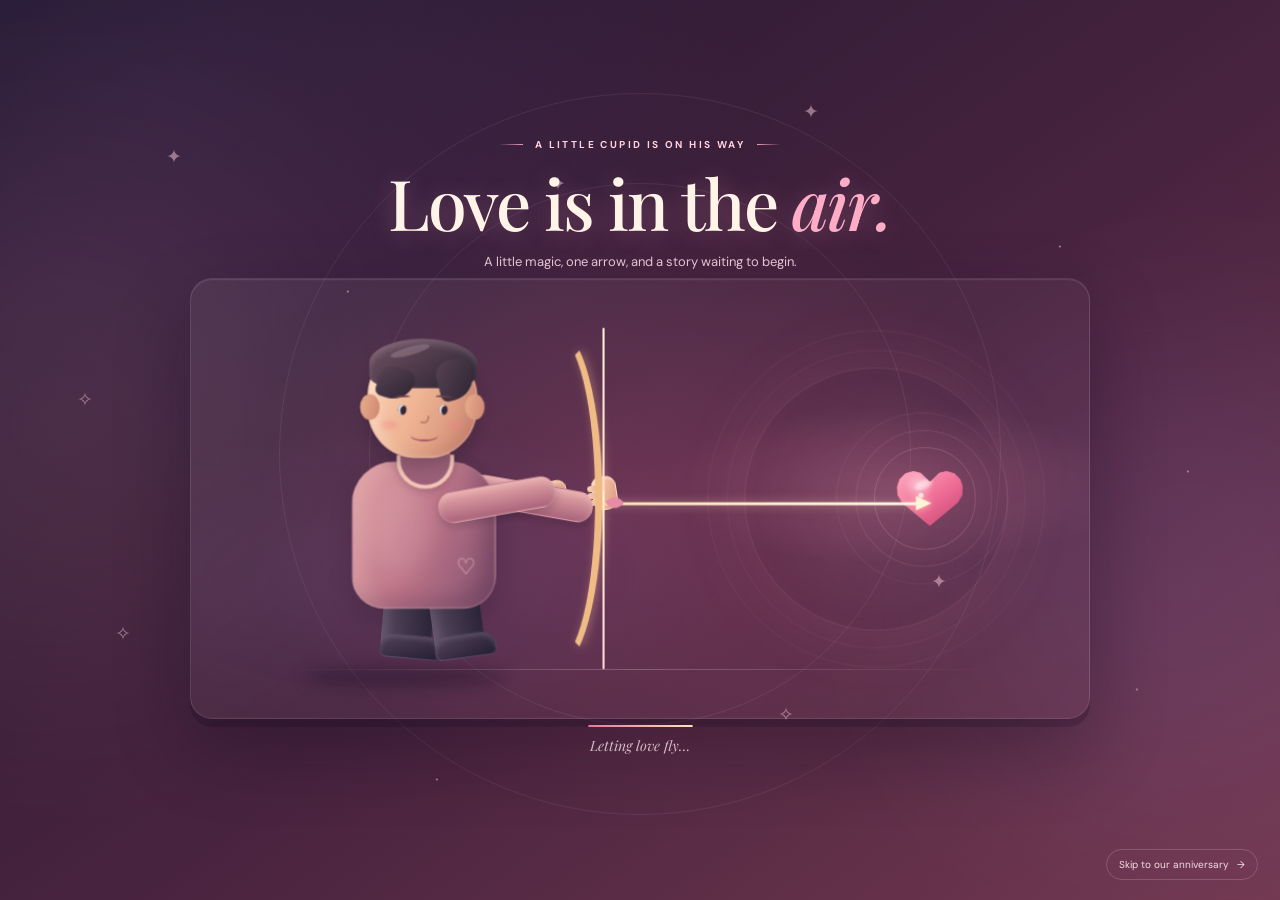
<file: index.html>
<!DOCTYPE html>
<html lang="en">
<head>
    <meta charset="UTF-8">
    <meta name="viewport" content="width=device-width, initial-scale=1.0">
    <meta name="theme-color" content="#fbf5f0">
    <meta name="description" content="A little celebration of one beautiful year together.">
    <title>One Year of Us</title>
    <script>
        const introComplete = new URLSearchParams(window.location.search).has("introComplete");

        if (introComplete) {
            try {
                window.history.replaceState(null, "", window.location.pathname + window.location.hash);
            } catch (error) {
                // The intro query is harmless if this browser disallows history updates.
            }
        } else {
            window.location.replace("intro.html");
        }
    </script>
    <link rel="preconnect" href="https://fonts.googleapis.com">
    <link rel="preconnect" href="https://fonts.gstatic.com" crossorigin>
    <link href="https://fonts.googleapis.com/css2?family=DM+Sans:wght@400;500;600;700&family=Playfair+Display:ital,wght@0,500;0,600;0,700;1,500;1,600&display=swap" rel="stylesheet">
    <link rel="stylesheet" href="style.css">
    <script src="script.js" defer></script>
</head>
<body>
    <section class="opening-screen" id="opening-screen" aria-labelledby="opening-title">
        <span class="floating-heart heart-one" aria-hidden="true">♥</span>
        <span class="floating-heart heart-two" aria-hidden="true">♡</span>
        <span class="floating-heart heart-three" aria-hidden="true">♥</span>
        <span class="floating-heart heart-four" aria-hidden="true">♡</span>
        <span class="floating-sparkle sparkle-five" aria-hidden="true">✦</span>
        <span class="floating-sparkle sparkle-six" aria-hidden="true">✧</span>
        <div class="opening-content">
            <p class="opening-eyebrow"><span aria-hidden="true">✦</span> A little celebration of us <span aria-hidden="true">✦</span></p>
            <h1 id="opening-title"><span class="visually-hidden">One Year, One Beautiful Story ❤️</span><span class="typewriter-text" id="typewriter-text" aria-hidden="true"></span><span class="typewriter-cursor" aria-hidden="true"></span></h1>
            <p class="opening-subtitle">365 days of laughter, love, and choosing each other.</p>
            <div class="anniversary-countdown">
                <label for="anniversary-date">Our anniversary date</label>
                <input id="anniversary-date" type="date" aria-describedby="countdown-message">
                <p class="countdown-message" id="countdown-message" role="status" aria-live="polite">Choose our special date to start the countdown.</p>
                <div class="countdown-units" aria-label="Time until our anniversary">
                    <div class="countdown-unit"><span id="countdown-days">--</span><small>days</small></div>
                    <div class="countdown-unit"><span id="countdown-hours">--</span><small>hours</small></div>
                    <div class="countdown-unit"><span id="countdown-minutes">--</span><small>minutes</small></div>
                    <div class="countdown-unit"><span id="countdown-seconds">--</span><small>seconds</small></div>
                </div>
            </div>
            <button class="journey-button" id="start-journey" type="button">Start Our Journey <span aria-hidden="true">💌</span></button>
            <p class="opening-footnote">made with all my love <span aria-hidden="true">♡</span></p>
        </div>
    </section>

    <header class="site-header">
        <a class="wordmark" href="#home" aria-label="One Year of Us home"><span class="wordmark-heart" aria-hidden="true">♥</span> our little story</a>
        <a class="header-link reasons-nav-link" href="#reasons">Reasons I love you <span aria-hidden="true">♥</span></a>
        <a class="header-link" href="letter.html">A note for you <span aria-hidden="true">↗</span></a>
    </header>

    <main>
        <section class="hero welcome-hero" id="home" aria-labelledby="hero-title">
            <span class="hero-particle particle-one" aria-hidden="true"></span>
            <span class="hero-particle particle-two" aria-hidden="true"></span>
            <span class="hero-particle particle-three" aria-hidden="true"></span>
            <span class="hero-particle particle-four" aria-hidden="true"></span>
            <span class="hero-particle particle-five" aria-hidden="true"></span>
            <span class="hero-particle particle-six" aria-hidden="true"></span>
            <span class="hero-particle particle-seven" aria-hidden="true"></span>
            <span class="hero-particle particle-eight" aria-hidden="true"></span>
            <div class="hero-copy">
                <p class="eyebrow"><span class="eyebrow-line"></span> Our first chapter</p>
                <h1 id="hero-title">365 days of <em>memories,</em><br>laughter and<br>togetherness<span class="hero-heart" aria-hidden="true"> ♥</span></h1>
                <p class="hero-description">A year of little moments, big laughs, and making a beautiful life together. And this is only the beginning.</p>
                <a class="button button-primary" href="#journey">Explore our journey <span aria-hidden="true">↓</span></a>
                <p class="hero-date"><span aria-hidden="true">✳</span> Our first anniversary <span aria-hidden="true">✳</span></p>
            </div>
            <div class="hero-art" aria-label="A sunny, dreamy picture of a couple together">
                <div class="hero-photo" role="img" aria-label="A couple sharing a warm, loving moment together"></div>
                <div class="photo-sticker"><span aria-hidden="true">♥</span><br>my person,<br>always</div>
                <span class="hero-sparkle sparkle-one" aria-hidden="true">✳</span>
                <span class="hero-sparkle sparkle-two" aria-hidden="true">✦</span>
                <p class="photo-caption">the beginning of everything</p>
            </div>
            <span class="hero-decoration" aria-hidden="true">01</span>
        </section>

        <section class="year-counter section-wrap" id="one-year" aria-labelledby="year-counter-title">
            <div class="year-counter-content">
                <div class="section-heading">
                    <p class="eyebrow"><span class="eyebrow-line"></span> Every moment matters</p>
                    <h2 id="year-counter-title">One year, <em>a thousand ways to love you.</em></h2>
                    <p class="section-intro">365 days together—and every second is a favorite.</p>
                </div>
                <div class="year-counter-grid">
                    <article class="year-counter-card" aria-label="365 days">
                        <span class="year-counter-value" data-count="365" aria-hidden="true">365</span>
                        <span class="year-counter-label">Days</span>
                    </article>
                    <article class="year-counter-card" aria-label="8,760 hours">
                        <span class="year-counter-value" data-count="8760" aria-hidden="true">8,760</span>
                        <span class="year-counter-label">Hours</span>
                    </article>
                    <article class="year-counter-card" aria-label="525,600 minutes">
                        <span class="year-counter-value" data-count="525600" aria-hidden="true">525,600</span>
                        <span class="year-counter-label">Minutes</span>
                    </article>
                    <article class="year-counter-card" aria-label="31,536,000 seconds">
                        <span class="year-counter-value" data-count="31536000" aria-hidden="true">31,536,000</span>
                        <span class="year-counter-label">Seconds</span>
                    </article>
                </div>
            </div>
        </section>

        <section class="journey-timeline section-wrap" id="journey" aria-labelledby="journey-title">
            <div class="section-heading">
                <p class="eyebrow"><span class="eyebrow-line"></span> Our journey</p>
                <h2 id="journey-title">Little moments, <em>one beautiful story.</em></h2>
                <p class="section-intro">From that very first hello to every little thing that brought us here.</p>
            </div>
            <ol class="timeline-list">
                <li class="timeline-item">
                    <span class="timeline-marker" aria-hidden="true">01</span>
                    <article class="timeline-card">
                        <div class="timeline-photo timeline-photo-meet" role="img" aria-label="A couple meeting for a first date"></div>
                        <div class="timeline-copy">
                            <p class="timeline-date">Add your date</p>
                            <h3>First meet</h3>
                            <p>The day our story began—with a hello, a smile, and a little bit of magic.</p>
                        </div>
                    </article>
                </li>
                <li class="timeline-item">
                    <span class="timeline-marker" aria-hidden="true">02</span>
                    <article class="timeline-card">
                        <div class="timeline-photo timeline-photo-photo" role="img" aria-label="A couple taking their first photo together"></div>
                        <div class="timeline-copy">
                            <p class="timeline-date">Add your date</p>
                            <h3>First photo</h3>
                            <p>Our first little snapshot together—and the start of a camera roll full of us.</p>
                        </div>
                    </article>
                </li>
                <li class="timeline-item">
                    <span class="timeline-marker" aria-hidden="true">03</span>
                    <article class="timeline-card">
                        <div class="timeline-photo timeline-photo-moment" role="img" aria-label="A sweet and special moment shared together"></div>
                        <div class="timeline-copy">
                            <p class="timeline-date">Add your date</p>
                            <h3>A special moment</h3>
                            <p>One of those little memories that still makes me smile whenever I think of it.</p>
                        </div>
                    </article>
                </li>
                <li class="timeline-item">
                    <span class="timeline-marker" aria-hidden="true">04</span>
                    <article class="timeline-card">
                        <div class="timeline-photo timeline-photo-trip" role="img" aria-label="A scenic getaway surrounded by mountains"></div>
                        <div class="timeline-copy">
                            <p class="timeline-date">Add your date</p>
                            <h3>Our first trip</h3>
                            <p>A new place, a shared adventure, and my favorite travel companion.</p>
                        </div>
                    </article>
                </li>
                <li class="timeline-item">
                    <span class="timeline-marker" aria-hidden="true">05</span>
                    <article class="timeline-card">
                        <div class="timeline-photo timeline-photo-six" role="img" aria-label="A warm celebration of six months together"></div>
                        <div class="timeline-copy">
                            <p class="timeline-date">29</p>
                            <h3>Six months</h3>
                            <p>Half a year of being us—and somehow falling for you more every day.</p>
                        </div>
                    </article>
                </li>
                <li class="timeline-item">
                    <span class="timeline-marker timeline-marker-today" aria-hidden="true">♥</span>
                    <article class="timeline-card">
                        <div class="timeline-photo timeline-photo-today" role="img" aria-label="A couple celebrating a year of love and togetherness"></div>
                        <div class="timeline-copy">
                            <p class="timeline-date">Today</p>
                            <h3>One year of us</h3>
                            <p>365 days of memories, laughter, and togetherness. Here's to everything still to come.</p>
                        </div>
                    </article>
                </li>
            </ol>
        </section>

        <section class="story section-wrap" id="our-story" aria-labelledby="story-title">
            <div class="section-heading">
                <p class="eyebrow"><span class="eyebrow-line"></span> The little things</p>
                <h2 id="story-title">A year in <em>favorite moments.</em></h2>
                <p class="section-intro">No grand timeline needed. Just a few little snapshots from our very favorite year.</p>
            </div>
            <div class="memory-grid">
                <article class="memory-card memory-first">
                    <div class="memory-image image-first" role="img" aria-label="A little table set for a special first date"></div>
                    <div class="memory-caption"><span class="memory-number">01 / THE BEGINNING</span><h3>That first hello</h3><p>Butterflies, big smiles, and secretly hoping the evening would never end.</p></div>
                </article>
                <article class="memory-card memory-middle">
                    <div class="memory-image image-middle" role="img" aria-label="A sunny little getaway in the mountains"></div>
                    <div class="memory-caption"><span class="memory-number">02 / SOMEWHERE NEW</span><h3>Our kind of adventure</h3><p>New places are lovely. Getting to see them with you is even better.</p></div>
                </article>
                <article class="memory-card memory-last">
                    <div class="memory-image image-last" role="img" aria-label="A cozy, candlelit dinner for two"></div>
                    <div class="memory-caption"><span class="memory-number">03 / RIGHT HERE</span><h3>The everyday magic</h3><p>The quiet, ordinary days with you have a way of becoming my favorite.</p></div>
                </article>
            </div>
            <div class="story-note"><span aria-hidden="true">✳</span> Turns out, home can be a person.</div>
        </section>

        <section class="reasons section-wrap" id="reasons" aria-labelledby="reasons-title">
            <span class="reason-heart-particle reason-heart-one reason-heart-dark" aria-hidden="true">♥</span>
            <span class="reason-heart-particle reason-heart-two" aria-hidden="true">♥</span>
            <span class="reason-heart-particle reason-heart-three" aria-hidden="true">♡</span>
            <span class="reason-heart-particle reason-heart-four" aria-hidden="true">♥</span>
            <span class="reason-heart-particle reason-heart-five" aria-hidden="true">♡</span>
            <span class="reason-heart-particle reason-heart-six" aria-hidden="true">♥</span>
            <span class="reason-heart-particle reason-heart-seven reason-heart-dark" aria-hidden="true">♡</span>
            <span class="reason-heart-particle reason-heart-eight" aria-hidden="true">♥</span>
            <div class="section-heading">
                <p class="eyebrow"><span class="eyebrow-line"></span> A few things I adore</p>
                <h2 id="reasons-title">Reasons I <em>love you.</em></h2>
                <p class="section-intro">There are a million, but here are a few. Tap a card to turn it over.</p>
            </div>
            <div class="reasons-grid">
                <button class="reason-card" type="button" aria-pressed="false" aria-label="Your smile. Reveal why I love it.">
                    <span class="reason-card-inner">
                        <span class="reason-face reason-front" aria-hidden="false">
                            <span class="reason-icon" aria-hidden="true">😊</span>
                            <span class="reason-title">Your smile</span>
                            <span class="reason-hint" aria-hidden="true">tap to reveal <span>↗</span></span>
                        </span>
                        <span class="reason-face reason-back" aria-hidden="true">
                            <span class="reason-back-heart" aria-hidden="true">♥</span>
                            <span class="reason-message">It makes even my most ordinary days feel a little brighter.</span>
                            <span class="reason-back-label">one of my favorite things</span>
                        </span>
                    </span>
                </button>
                <button class="reason-card" type="button" aria-pressed="false" aria-label="Your care. Reveal why I love it.">
                    <span class="reason-card-inner">
                        <span class="reason-face reason-front" aria-hidden="false">
                            <span class="reason-icon" aria-hidden="true">🫶</span>
                            <span class="reason-title">Your care</span>
                            <span class="reason-hint" aria-hidden="true">tap to reveal <span>↗</span></span>
                        </span>
                        <span class="reason-face reason-back" aria-hidden="true">
                            <span class="reason-back-heart" aria-hidden="true">♥</span>
                            <span class="reason-message">You notice the little things and make the people you love feel safe.</span>
                            <span class="reason-back-label">one of my favorite things</span>
                        </span>
                    </span>
                </button>
                <button class="reason-card" type="button" aria-pressed="false" aria-label="Your support. Reveal why I love it.">
                    <span class="reason-card-inner">
                        <span class="reason-face reason-front" aria-hidden="false">
                            <span class="reason-icon" aria-hidden="true">❤️</span>
                            <span class="reason-title">Your support</span>
                            <span class="reason-hint" aria-hidden="true">tap to reveal <span>↗</span></span>
                        </span>
                        <span class="reason-face reason-back" aria-hidden="true">
                            <span class="reason-back-heart" aria-hidden="true">♥</span>
                            <span class="reason-message">You believe in me, stand beside me, and remind me I can do hard things.</span>
                            <span class="reason-back-label">one of my favorite things</span>
                        </span>
                    </span>
                </button>
                <button class="reason-card" type="button" aria-pressed="false" aria-label="Your crazy side. Reveal why I love it.">
                    <span class="reason-card-inner">
                        <span class="reason-face reason-front" aria-hidden="false">
                            <span class="reason-icon" aria-hidden="true">😂</span>
                            <span class="reason-title">Your crazy side</span>
                            <span class="reason-hint" aria-hidden="true">tap to reveal <span>↗</span></span>
                        </span>
                        <span class="reason-face reason-back" aria-hidden="true">
                            <span class="reason-back-heart" aria-hidden="true">♥</span>
                            <span class="reason-message">Life with you is never boring, and I wouldn't have it any other way.</span>
                            <span class="reason-back-label">one of my favorite things</span>
                        </span>
                    </span>
                </button>
                <button class="reason-card" type="button" aria-pressed="false" aria-label="Your laugh. Reveal why I love it.">
                    <span class="reason-card-inner">
                        <span class="reason-face reason-front" aria-hidden="false">
                            <span class="reason-icon" aria-hidden="true">✨</span>
                            <span class="reason-title">Your laugh</span>
                            <span class="reason-hint" aria-hidden="true">tap to reveal <span>↗</span></span>
                        </span>
                        <span class="reason-face reason-back" aria-hidden="true">
                            <span class="reason-back-heart" aria-hidden="true">♥</span>
                            <span class="reason-message">It is my favorite sound—and I love being the reason for it.</span>
                            <span class="reason-back-label">one of my favorite things</span>
                        </span>
                    </span>
                </button>
                <button class="reason-card" type="button" aria-pressed="false" aria-label="The little things you do. Reveal why I love them.">
                    <span class="reason-card-inner">
                        <span class="reason-face reason-front" aria-hidden="false">
                            <span class="reason-icon" aria-hidden="true">💌</span>
                            <span class="reason-title">The little things</span>
                            <span class="reason-hint" aria-hidden="true">tap to reveal <span>↗</span></span>
                        </span>
                        <span class="reason-face reason-back" aria-hidden="true">
                            <span class="reason-back-heart" aria-hidden="true">♥</span>
                            <span class="reason-message">Every kind word, thoughtful check-in, and small moment that says “I'm here.”</span>
                            <span class="reason-back-label">one of my favorite things</span>
                        </span>
                    </span>
                </button>
            </div>
            <p class="reasons-signoff">And a million more reasons, every day. <span aria-hidden="true">♥</span></p>
        </section>

        <section class="love-note" id="letter" aria-labelledby="letter-title">
            <div class="love-note-decoration" aria-hidden="true">✳</div>
            <div class="love-note-content">
                <p class="eyebrow"><span class="eyebrow-line"></span> Sealed with all my love</p>
                <h2 id="letter-title">A little something<br><em>just for you.</em></h2>
                <p>Some things are better said from the heart. I saved you a note.</p>
                <a class="button button-light" href="letter.html">Open your letter <span aria-hidden="true">♥</span></a>
            </div>
            <div class="letter-illustration" aria-hidden="true">
                <div class="letter-sun"></div>
                <div class="letter-envelope"><span>♥</span></div>
                <span class="letter-flower flower-one">✳</span>
                <span class="letter-flower flower-two">✿</span>
                <span class="letter-flower flower-three">✦</span>
            </div>
        </section>

        <section class="closing section-wrap" aria-label="Anniversary wishes">
            <span class="closing-heart" aria-hidden="true">♥</span>
            <p>Here’s to our first year, our next adventure,</p>
            <h2>and a million more little moments.</h2>
            <span class="closing-signoff">Happy first anniversary, my love.</span>
        </section>
    </main>

    <footer class="site-footer">
        <a class="wordmark" href="#home"><span class="wordmark-heart" aria-hidden="true">♥</span> our little story</a>
        <span>Made with a whole lot of love <span aria-hidden="true">♡</span>Ranjan Rana </span>
    </footer>

</body>
</html>
</file>
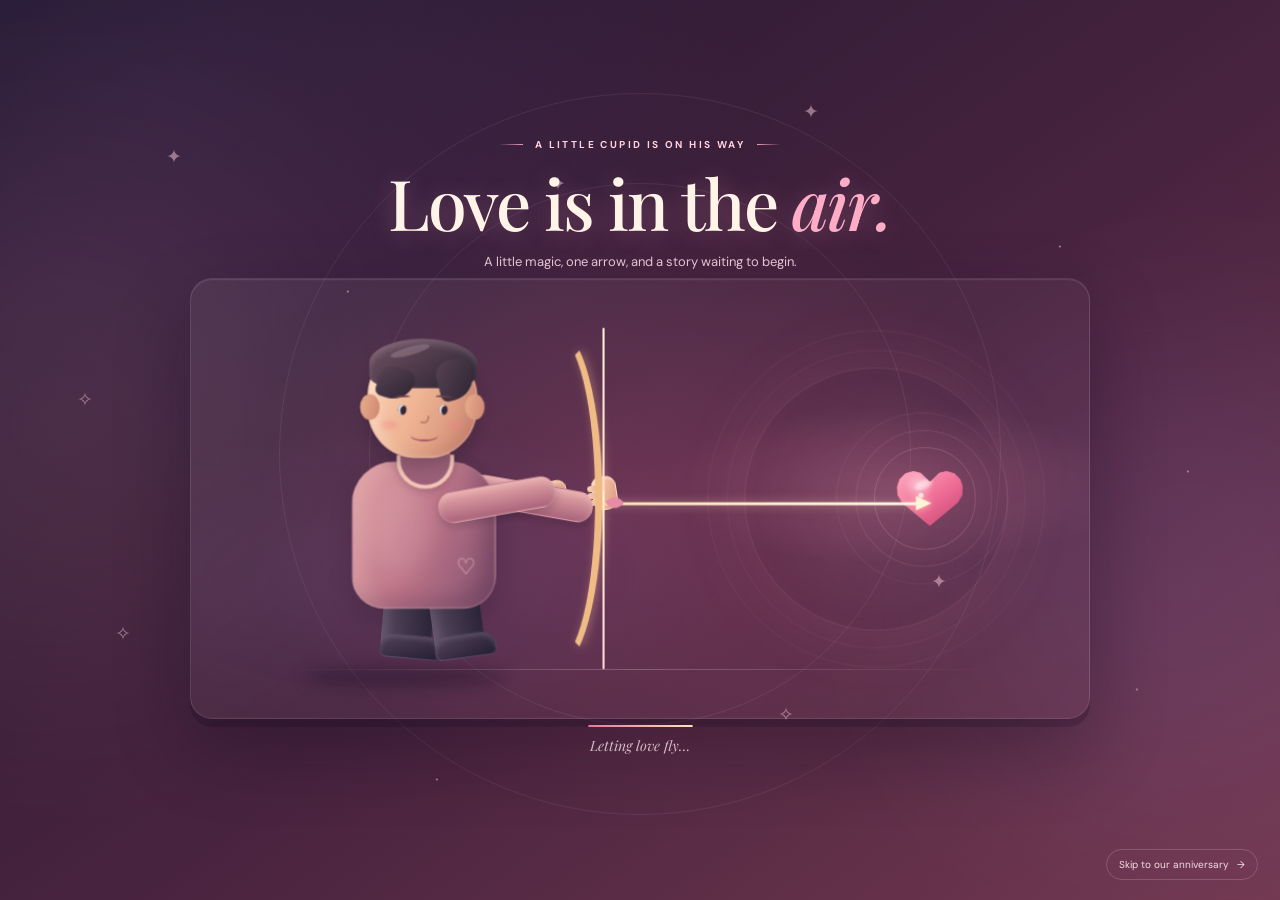
<file: intro.html>
<!DOCTYPE html>
<html lang="en">
<head>
    <meta charset="UTF-8">
    <meta name="viewport" content="width=device-width, initial-scale=1.0">
    <meta name="theme-color" content="#291a31">
    <meta name="description" content="A little cupid, one arrow, and the beginning of our anniversary story.">
    <title>Our Story ❤️</title>
    <link rel="preconnect" href="https://fonts.googleapis.com">
    <link rel="preconnect" href="https://fonts.gstatic.com" crossorigin>
    <link href="https://fonts.googleapis.com/css2?family=DM+Sans:wght@400;500;600;700&family=Playfair+Display:ital,wght@0,500;0,600;1,500&display=swap" rel="stylesheet">
    <link rel="stylesheet" href="intro.css">
    <script src="intro.js" defer></script>
</head>
<body>
    <main class="scene" id="scene">
        <div class="stars" aria-hidden="true">
            <span>✦</span><span>·</span><span>✧</span><span>·</span><span>✦</span><span>·</span>
            <span>✧</span><span>·</span><span>✦</span><span>·</span><span>✧</span><span>✦</span>
        </div>
        <div class="glow glow-1" aria-hidden="true"></div>
        <div class="glow glow-2" aria-hidden="true"></div>

        <p class="top-label"><span></span>A little cupid is on his way<span></span></p>
        <h1>Love is in the <i>air.</i></h1>
        <p class="subtitle">A little magic, one arrow, and a story waiting to begin.</p>

        <section class="stage" aria-label="A cupid boy aims an arrow at a glowing heart">
            <div class="moon-glow" aria-hidden="true"></div>

            <div class="cupid" aria-hidden="true">
                <div class="character-shadow"></div>
                <div class="leg leg-left"><span class="shoe"></span></div>
                <div class="leg leg-right"><span class="shoe"></span></div>
                <div class="body">
                    <span class="sweater-light"></span>
                    <span class="collar"></span>
                    <span class="heart-mark">♡</span>
                </div>
                <div class="neck"></div>
                <div class="head">
                    <span class="ear left-ear"></span>
                    <span class="ear right-ear"></span>
                    <span class="hair"><span class="hair-shine"></span></span>
                    <span class="eyebrow left"></span>
                    <span class="eyebrow right"></span>
                    <span class="eye left-eye"></span>
                    <span class="eye right-eye"></span>
                    <span class="nose"></span>
                    <span class="smile"></span>
                    <span class="cheek left-cheek"></span>
                    <span class="cheek right-cheek"></span>
                </div>
                <span class="arm-back"></span>
                <span class="arm-front"></span>
                <span class="hand hand-string"></span>
                <span class="hand hand-bow"><i></i><i></i><i></i></span>
            </div>

            <div class="bow" aria-hidden="true">
                <span class="bow-shape"></span>
                <span class="bow-string"></span>
            </div>
            <div class="arrow" aria-hidden="true">
                <span class="arrow-shaft"></span>
                <span class="arrow-head"></span>
                <span class="arrow-feather"></span>
            </div>

            <div class="target" aria-hidden="true">
                <span class="target-ring ring-1"></span>
                <span class="target-ring ring-2"></span>
                <span class="target-ring ring-3"></span>
                <span class="heart"><i></i></span>
            </div>
        </section>

        <div class="bottom-text" aria-live="polite">
            <div class="loading-line" aria-hidden="true"><span></span></div>
            <p id="intro-status">Drawing back…</p>
        </div>
        <button class="enter-story" id="startBtn" type="button" hidden>Enter our story <b aria-hidden="true">→</b></button>
        <a class="skip-intro" href="index.html?introComplete=1">Skip to our anniversary <span aria-hidden="true">→</span></a>
    </main>
</body>
</html>
</file>
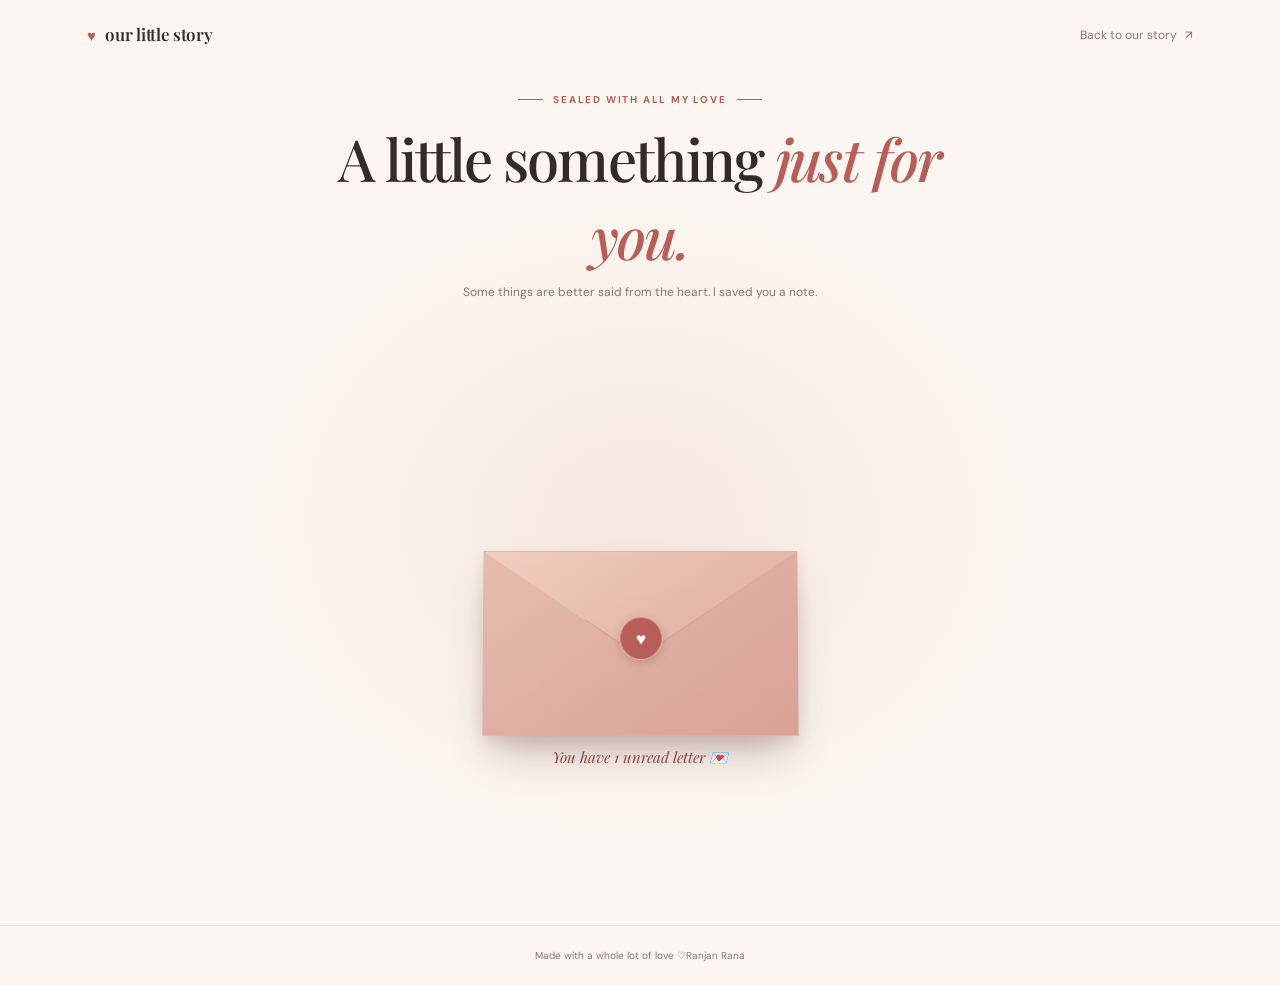
<file: letter.html>
<!DOCTYPE html>
<html lang="en">
<head>
    <meta charset="UTF-8">
    <meta name="viewport" content="width=device-width, initial-scale=1.0">
    <meta name="theme-color" content="#fbf6f1">
    <meta name="description" content="A little love letter for our first anniversary.">
    <title>Your Letter — One Year of Us</title>
    <link rel="preconnect" href="https://fonts.googleapis.com">
    <link rel="preconnect" href="https://fonts.gstatic.com" crossorigin>
    <link href="https://fonts.googleapis.com/css2?family=DM+Sans:wght@400;500;600;700&family=Playfair+Display:ital,wght@0,500;0,600;0,700;1,500;1,600&display=swap" rel="stylesheet">
    <link rel="stylesheet" href="style.css">
    <script src="letter.js" defer></script>
</head>
<body class="letter-page">
    <header class="site-header">
        <a class="wordmark" href="index.html#home" aria-label="Back to One Year of Us"><span class="wordmark-heart" aria-hidden="true">♥</span> our little story</a>
        <a class="header-link" href="index.html#home">Back to our story <span aria-hidden="true">↗</span></a>
    </header>

    <main class="letter-page-main">
        <section class="letter-page-content" aria-labelledby="special-letter-title">
            <p class="eyebrow"><span class="eyebrow-line"></span> Sealed with all my love <span class="eyebrow-line"></span></p>
            <h1 class="letter-page-title" id="special-letter-title">A little something <em>just for you.</em></h1>
            <p class="letter-page-intro" id="letter-page-intro">Some things are better said from the heart. I saved you a note.</p>

            <div class="letter-scene" id="letter-scene">
                <article class="letter-sheet" id="letter-sheet" aria-hidden="true">
                    <p class="letter-greeting">My favorite person,</p>
                    <p>Happy first anniversary, my love PYARI CHUDAIL.</p>
                    <p>This year gave me so many little moments to keep: the laughter, the adventures, the comfortable quiet, and the way you make an ordinary day feel special just by being in it.</p>
                    <p>Thank you for being my favorite hello, my safest place, and the person I want beside me for everything still to come.</p>
                    <p>My favorite part of this year was you. My favorite part of every next year will be you, too.</p>
                    <p class="letter-signoff">All my love, always <span aria-hidden="true">♥</span></p>
                </article>

                <button class="letter-envelope-button" id="open-special-letter" type="button" aria-expanded="false" aria-controls="letter-sheet" aria-label="Open your one unread letter">
                    <span class="envelope-art" aria-hidden="true">
                        <span class="envelope-front"></span>
                        <span class="envelope-flap"></span>
                        <span class="envelope-seal">♥</span>
                    </span>
                    <span class="envelope-prompt" id="envelope-prompt">You have 1 unread letter 💌</span>
                </button>
            </div>
            <button class="celebrate-trigger" id="celebrate-anniversary" type="button">Celebrate our year <span aria-hidden="true">🎉</span></button>
            <button class="final-surprise-trigger" id="open-final-surprise" type="button">One Last Surprise… <span aria-hidden="true">🎁</span></button>
            <p class="visually-hidden" id="letter-open-status" role="status" aria-live="polite"></p>
        </section>
    </main>

    <footer class="site-footer letter-page-footer">
        <span>Made with a whole lot of love <span aria-hidden="true">♡</span>Ranjan Rana </span>
    </footer>

    <section class="celebration-screen" id="celebration-screen" role="dialog" aria-modal="true" aria-labelledby="celebration-title" aria-describedby="celebration-subtitle" hidden>
        <div class="celebration-firework firework-one" aria-hidden="true"></div>
        <div class="celebration-firework firework-two" aria-hidden="true"></div>
        <div class="celebration-firework firework-three" aria-hidden="true"></div>
        <div class="celebration-confetti" aria-hidden="true">
            <span></span><span></span><span></span><span></span><span></span><span></span>
            <span></span><span></span><span></span><span></span><span></span><span></span>
            <span></span><span></span><span></span><span></span><span></span><span></span>
        </div>
        <div class="celebration-hearts" aria-hidden="true">
            <span>♥</span><span>♡</span><span>♥</span><span>♡</span><span>♥</span>
            <span>♡</span><span>♥</span><span>♡</span><span>♥</span><span>♡</span>
        </div>
        <div class="celebration-content">
            <p class="celebration-kicker">Our first beautiful year</p>
            <h2 id="celebration-title">Happy 1st<br>Anniversary <span aria-hidden="true">❤️</span></h2>
            <p class="celebration-count"><span id="celebration-day-count">0</span><br><span>Days Together</span></p>
            <p class="celebration-subtitle" id="celebration-subtitle">365 days of memories, laughter, and choosing each other.<br>And I would choose you all over again.</p>
            <button class="celebration-close" id="close-celebration" type="button">Back to our letter <span aria-hidden="true">♥</span></button>
        </div>
    </section>

    <dialog class="final-surprise-dialog" id="final-surprise" aria-labelledby="final-surprise-title" aria-describedby="final-surprise-message">
        <button class="final-surprise-close" id="close-final-surprise" type="button" aria-label="Close the surprise">×</button>
        <div class="final-surprise-visuals" aria-hidden="true">
            <div class="celebration-firework firework-one"></div>
            <div class="celebration-firework firework-two"></div>
            <div class="celebration-firework firework-three"></div>
            <div class="celebration-confetti final-surprise-confetti">
                <span></span><span></span><span></span><span></span>
                <span></span><span></span><span></span><span></span>
            </div>
            <div class="celebration-hearts final-surprise-hearts">
                <span>♥</span><span>♡</span><span>♥</span><span>♡</span>
            </div>
        </div>
        <span class="final-surprise-heart" aria-hidden="true">♥</span>
        <p class="celebration-kicker">One last little thing</p>
        <p class="final-surprise-line final-surprise-line-top" id="final-surprise-line-one">One year down…</p>
        <p class="final-surprise-line final-surprise-line-bottom" id="final-surprise-line-two">…and I still choose you. ❤️</p>
        <h2 id="final-surprise-title">HAPPY 1ST<br>ANNIVERSARY</h2>
        <p class="final-surprise-couple" id="final-surprise-message">Ranjan Rana × Muskan Rana</p>
        <p class="final-surprise-love" id="final-surprise-love">100% Love</p>
        <span class="final-surprise-sparkle sparkle-left" aria-hidden="true">✦</span>
        <span class="final-surprise-sparkle sparkle-right" aria-hidden="true">✧</span>
    </dialog>
</body>
</html>
</file>
<file: style.css>
:root {
    color-scheme: light;
    --paper: #fbf6f1;
    --paper-deep: #f3e8dd;
    --ink: #332b29;
    --muted: #887872;
    --rose: #b75e59;
    --rose-dark: #964641;
    --rose-pale: #f0d6ce;
    --green: #435a4c;
    --serif: "Playfair Display", Georgia, serif;
    --sans: "DM Sans", sans-serif;
    --opening-pink: #f5829c;
    --opening-deep: #501d43;
}

* {
    box-sizing: border-box;
}

html {
    scroll-behavior: smooth;
    scroll-padding-top: 86px;
}

body {
    margin: 0;
    background: var(--paper);
    color: var(--ink);
    font-family: var(--sans);
    -webkit-font-smoothing: antialiased;
}

body.intro-active {
    overflow: hidden;
}

.opening-screen {
    position: fixed;
    z-index: 10;
    inset: 0;
    display: grid;
    min-height: 100vh;
    min-height: 100svh;
    place-items: center;
    overflow: hidden;
    padding: 28px 20px;
    background:
        radial-gradient(ellipse at 50% 41%, rgb(209 86 131 / 29%), transparent 43%),
        linear-gradient(145deg, #26162f 0%, #572543 49%, #a44569 100%);
    color: #fff8fb;
    text-align: center;
    transition: opacity 650ms ease, visibility 650ms ease;
}

.opening-screen::before,
.opening-screen::after {
    position: absolute;
    width: min(78vw, 620px);
    aspect-ratio: 1;
    border: 1px solid rgb(255 227 238 / 10%);
    border-radius: 50%;
    content: "";
    pointer-events: none;
}

.opening-screen::before {
    transform: scale(1.22);
}

.opening-screen::after {
    transform: scale(1.49);
}

.opening-screen.is-leaving {
    visibility: hidden;
    opacity: 0;
    pointer-events: none;
}

.opening-content {
    position: relative;
    z-index: 1;
    width: min(100%, 590px);
    animation: opening-fade-in 900ms ease both;
}

.opening-eyebrow {
    margin: 0 0 24px;
    color: #ffd2df;
    font-size: 10px;
    font-weight: 700;
    letter-spacing: 2.8px;
    text-transform: uppercase;
}

.opening-eyebrow span {
    padding: 0 8px;
    color: #ffb3cb;
}

.opening-content h1 {
    min-height: 2.5em;
    margin: 0 auto 14px;
    font-family: var(--serif);
    font-size: clamp(43px, 7vw, 75px);
    font-weight: 500;
    letter-spacing: -2px;
    line-height: 1.13;
    text-shadow: 0 0 30px rgb(255 190 215 / 24%);
}

.typewriter-text {
    color: #fff8fb;
}

.typewriter-cursor {
    display: inline-block;
    width: 2px;
    height: 0.83em;
    margin-left: 5px;
    background: #ffc0d3;
    vertical-align: -0.04em;
    animation: cursor-blink 750ms step-end infinite;
}

.opening-subtitle {
    margin-bottom: 26px;
    color: #f4d9e4;
    font-size: 13px;
    line-height: 1.7;
}

.anniversary-countdown {
    width: min(100%, 390px);
    margin: 0 auto 23px;
    padding: 17px 20px 15px;
    border: 1px solid rgb(255 232 241 / 20%);
    border-radius: 12px;
    background: rgb(255 241 247 / 8%);
    box-shadow: 0 14px 45px rgb(33 12 30 / 16%);
    backdrop-filter: blur(8px);
}

.anniversary-countdown label {
    display: block;
    margin-bottom: 9px;
    color: #ffe3ed;
    font-size: 10px;
    font-weight: 600;
    letter-spacing: 1.2px;
    text-transform: uppercase;
}

.anniversary-countdown input {
    width: min(100%, 215px);
    min-height: 37px;
    padding: 7px 10px;
    border: 1px solid rgb(255 235 243 / 55%);
    border-radius: 5px;
    outline: none;
    background: #fff8fb;
    color: #50223f;
    color-scheme: light;
    font: 500 12px var(--sans);
}

.anniversary-countdown input:focus-visible,
.journey-button:focus-visible {
    outline: 3px solid #ffc5d8;
    outline-offset: 3px;
}

.countdown-message {
    min-height: 15px;
    margin: 9px 0 10px;
    color: #f6dce6;
    font-size: 10px;
}

.countdown-units {
    display: grid;
    grid-template-columns: repeat(4, 1fr);
    gap: 8px;
}

.countdown-unit {
    display: grid;
    gap: 3px;
}

.countdown-unit > span {
    color: #fff;
    font-family: var(--serif);
    font-size: 25px;
    font-variant-numeric: tabular-nums;
}

.countdown-unit small {
    color: #f4d9e4;
    font-size: 9px;
    letter-spacing: 0.4px;
}

.journey-button {
    min-width: 222px;
    min-height: 51px;
    padding: 0 24px;
    border: 1px solid rgb(255 255 255 / 45%);
    border-radius: 999px;
    background: linear-gradient(115deg, #f68aa7, #df628b);
    box-shadow: 0 8px 30px rgb(235 98 143 / 33%);
    color: white;
    cursor: pointer;
    font-size: 12px;
    font-weight: 700;
    letter-spacing: 0.3px;
    transition: transform 180ms ease, box-shadow 180ms ease;
}

.journey-button:hover {
    transform: translateY(-2px);
    box-shadow: 0 11px 34px rgb(235 98 143 / 46%);
}

.journey-button span {
    padding-left: 6px;
}

.opening-footnote {
    margin: 17px 0 0;
    color: #f2cddd;
    font-family: var(--serif);
    font-size: 12px;
    font-style: italic;
}

.is-revealed .photo-sticker,
.is-revealed .photo-caption {
    animation: hero-copy-enter 850ms 220ms cubic-bezier(0.2, 0.7, 0.25, 1) both;
}

.opening-footnote span {
    color: #ffb1c9;
}

.floating-heart,
.floating-sparkle {
    position: absolute;
    z-index: 0;
    color: #ffb5cc;
    pointer-events: none;
    user-select: none;
    animation: heart-float 6s ease-in-out infinite, heart-glow 2.5s ease-in-out infinite alternate;
}

.floating-heart {
    font-size: clamp(18px, 3vw, 30px);
    text-shadow: 0 0 17px rgb(255 163 193 / 75%);
}

.heart-one {
    top: 14%;
    left: 15%;
}

.heart-two {
    top: 23%;
    right: 17%;
    animation-delay: -1.6s;
}

.heart-three {
    bottom: 19%;
    left: 21%;
    font-size: 22px;
    animation-delay: -3.1s;
}

.heart-four {
    right: 14%;
    bottom: 15%;
    font-size: 26px;
    animation-delay: -2.2s;
}

.floating-sparkle {
    color: #ffe1a9;
    font-size: 22px;
    text-shadow: 0 0 16px rgb(255 224 169 / 80%);
    animation-delay: -1s;
}

.sparkle-five {
    top: 17%;
    right: 29%;
}

.sparkle-six {
    bottom: 24%;
    left: 11%;
    animation-delay: -3.6s;
}

.visually-hidden {
    position: absolute;
    width: 1px;
    height: 1px;
    padding: 0;
    overflow: hidden;
    clip: rect(0, 0, 0, 0);
    white-space: nowrap;
    clip-path: inset(50%);
}

@keyframes opening-fade-in {
    from {
        opacity: 0;
        transform: translateY(14px);
    }
    to {
        opacity: 1;
        transform: translateY(0);
    }
}

@keyframes cursor-blink {
    50% {
        opacity: 0;
    }
}

@keyframes heart-float {
    0%,
    100% {
        transform: translateY(0) rotate(-7deg);
    }
    50% {
        transform: translateY(-16px) rotate(7deg);
    }
}

@keyframes heart-glow {
    from {
        opacity: 0.55;
        filter: drop-shadow(0 0 4px rgb(255 170 199 / 25%));
    }
    to {
        opacity: 1;
        filter: drop-shadow(0 0 12px rgb(255 170 199 / 82%));
    }
}

@keyframes hero-background-drift {
    from {
        transform: translate3d(-1.5%, -1%, 0) scale(1);
    }
    to {
        transform: translate3d(1.5%, 1%, 0) scale(1.06);
    }
}

@keyframes hero-glow-drift {
    from {
        transform: translateX(-4%);
        opacity: 0.55;
    }
    to {
        transform: translateX(4%);
        opacity: 1;
    }
}

@keyframes hero-copy-enter {
    from {
        opacity: 0;
        transform: translateY(25px);
    }
    to {
        opacity: 1;
        transform: translateY(0);
    }
}

@keyframes hero-photo-zoom {
    from {
        opacity: 0;
        transform: rotate(2deg) scale(1.09);
    }
    to {
        opacity: 1;
        transform: rotate(2deg) scale(1);
    }
}

@keyframes particle-drift {
    0% {
        opacity: 0;
        transform: translate3d(0, 12px, 0) scale(0.65);
    }
    22%,
    78% {
        opacity: 0.72;
    }
    100% {
        opacity: 0;
        transform: translate3d(10px, -36px, 0) scale(1.2);
    }
}

a {
    color: inherit;
    text-decoration: none;
}

button {
    font: inherit;
}

.site-header,
.site-footer {
    display: flex;
    align-items: center;
    justify-content: space-between;
    padding: 23px clamp(24px, 6.8vw, 104px);
}

.site-header {
    position: relative;
    z-index: 2;
}

.wordmark {
    font-family: var(--serif);
    font-size: 17px;
    font-weight: 600;
    letter-spacing: -0.3px;
}

.wordmark-heart {
    margin-right: 6px;
    color: var(--rose);
    font-family: var(--sans);
    font-size: 15px;
}

.header-link {
    color: var(--muted);
    font-size: 12px;
}

.header-link span {
    padding-left: 5px;
    color: var(--rose);
}

.hero {
    position: relative;
    display: grid;
    grid-template-columns: 1fr 0.9fr;
    align-items: center;
    gap: 5vw;
    min-height: 610px;
    padding: 48px clamp(24px, 11vw, 168px) 80px;
    overflow: hidden;
    isolation: isolate;
}

.welcome-hero::before,
.welcome-hero::after {
    position: absolute;
    z-index: -1;
    inset: -20%;
    content: "";
    pointer-events: none;
}

.welcome-hero::before {
    background:
        radial-gradient(ellipse at 19% 31%, rgb(232 181 163 / 19%), transparent 36%),
        radial-gradient(ellipse at 80% 68%, rgb(193 133 135 / 17%), transparent 39%),
        radial-gradient(ellipse at 52% 48%, rgb(255 255 255 / 66%), transparent 60%);
    animation: hero-background-drift 18s ease-in-out infinite alternate;
}

.welcome-hero::after {
    inset: auto -10% -130px;
    height: 240px;
    border-radius: 50%;
    background: radial-gradient(ellipse, rgb(183 94 89 / 7%), transparent 68%);
    animation: hero-glow-drift 12s ease-in-out infinite alternate;
}

.hero-particle {
    position: absolute;
    z-index: 0;
    width: 5px;
    height: 5px;
    border-radius: 50%;
    background: #c67d75;
    box-shadow: 0 0 12px rgb(183 94 89 / 52%);
    opacity: 0;
    pointer-events: none;
}

.is-revealed .hero-particle {
    animation: particle-drift 7s ease-in-out infinite;
}

.particle-one {
    top: 17%;
    left: 9%;
    animation-delay: 0s;
}

.particle-two {
    top: 29%;
    left: 48%;
    width: 4px;
    height: 4px;
    animation-delay: -2s;
}

.particle-three {
    top: 68%;
    left: 7%;
    width: 3px;
    height: 3px;
    animation-delay: -4.5s;
}

.particle-four {
    top: 15%;
    right: 10%;
    width: 4px;
    height: 4px;
    animation-delay: -1.5s;
}

.particle-five {
    right: 44%;
    bottom: 16%;
    width: 3px;
    height: 3px;
    animation-delay: -3s;
}

.particle-six {
    right: 7%;
    bottom: 28%;
    animation-delay: -5s;
}

.particle-seven {
    top: 51%;
    left: 45%;
    width: 3px;
    height: 3px;
    animation-delay: -2.8s;
}

.particle-eight {
    top: 79%;
    right: 30%;
    width: 4px;
    height: 4px;
    animation-delay: -4s;
}

.hero-copy {
    position: relative;
    z-index: 1;
    max-width: 520px;
}

.is-revealed .hero-copy {
    animation: hero-copy-enter 800ms cubic-bezier(0.2, 0.7, 0.25, 1) both;
}

.eyebrow {
    display: flex;
    align-items: center;
    gap: 10px;
    margin: 0 0 21px;
    color: var(--rose);
    font-size: 10px;
    font-weight: 700;
    letter-spacing: 1.8px;
    text-transform: uppercase;
}

.eyebrow-line {
    width: 25px;
    height: 1px;
    background: currentColor;
}

h1,
h2,
h3,
p {
    margin-top: 0;
}

.hero h1 {
    margin-bottom: 20px;
    font-family: var(--serif);
    font-size: clamp(45px, 5.7vw, 76px);
    font-weight: 500;
    letter-spacing: -3px;
    line-height: 1.05;
}

.hero h1 em,
.section-heading h2 em,
.love-note h2 em {
    color: var(--rose);
    font-weight: 500;
}

.hero-heart {
    color: var(--rose);
    font-family: var(--sans);
    font-size: 0.68em;
    vertical-align: 0.08em;
}

.hero-description {
    max-width: 375px;
    margin-bottom: 25px;
    color: var(--muted);
    font-size: 13px;
    line-height: 1.85;
}

.button {
    display: inline-flex;
    align-items: center;
    justify-content: center;
    gap: 23px;
    min-height: 47px;
    padding: 0 20px;
    border: 0;
    border-radius: 2px;
    cursor: pointer;
    font-size: 11px;
    font-weight: 600;
    transition: background-color 180ms ease, transform 180ms ease;
}

.button:hover {
    transform: translateY(-2px);
}

.button-primary {
    background: var(--rose);
    color: white;
}

.button-primary:hover {
    background: var(--rose-dark);
}

.hero-date {
    display: flex;
    align-items: center;
    gap: 8px;
    margin: 26px 0 0;
    color: var(--muted);
    font-size: 10px;
    letter-spacing: 0.5px;
}

.hero-date span {
    color: var(--rose);
    font-size: 10px;
}

.hero-art {
    position: relative;
    justify-self: center;
    width: min(100%, 410px);
    height: 430px;
    margin-top: 8px;
}

.hero-photo {
    position: absolute;
    inset: 14px 25px 27px 23px;
    border: 10px solid #fffdfa;
    background:
        linear-gradient(180deg, rgb(49 53 39 / 3%) 35%, rgb(52 39 32 / 30%) 100%),
        url("https://images.unsplash.com/photo-1516589178581-6cd7833ae3b2?auto=format&fit=crop&w=1100&q=85") center 45% / cover,
        linear-gradient(150deg, #e9c2ab, #b6927b 45%, #798579);
    box-shadow: 0 20px 55px rgb(90 56 42 / 13%);
    transform: rotate(2deg);
}

.is-revealed .hero-photo {
    animation: hero-photo-zoom 1100ms cubic-bezier(0.2, 0.7, 0.25, 1) both;
}

.photo-sticker {
    position: absolute;
    z-index: 1;
    right: -1px;
    bottom: 61px;
    display: grid;
    width: 104px;
    height: 104px;
    align-content: center;
    border-radius: 50%;
    background: #f2ddd2;
    color: #78564f;
    font-family: var(--serif);
    font-size: 15px;
    line-height: 1.25;
    text-align: center;
    transform: rotate(8deg);
}

.photo-sticker span {
    color: var(--rose);
}

.hero-sparkle {
    position: absolute;
    color: var(--rose);
}

.sparkle-one {
    top: -5px;
    right: 25px;
    font-size: 32px;
}

.sparkle-two {
    bottom: 80px;
    left: -3px;
    font-size: 23px;
}

.photo-caption {
    position: absolute;
    right: 30px;
    bottom: 1px;
    margin: 0;
    color: var(--muted);
    font-family: var(--serif);
    font-size: 13px;
    font-style: italic;
}

.hero-decoration {
    position: absolute;
    right: 5%;
    bottom: 18px;
    color: #eadbd1;
    font-family: var(--serif);
    font-size: 86px;
    line-height: 1;
}

.year-counter {
    position: relative;
    overflow: hidden;
    padding-top: 90px;
    padding-bottom: 96px;
    background:
        radial-gradient(ellipse at 16% 18%, rgb(255 211 220 / 16%), transparent 34%),
        radial-gradient(ellipse at 87% 84%, rgb(221 158 151 / 16%), transparent 35%),
        linear-gradient(135deg, #34212f 0%, #513044 52%, #392b39 100%);
    color: #fff8f5;
}

.year-counter::before,
.year-counter::after {
    position: absolute;
    width: 340px;
    aspect-ratio: 1;
    border: 1px solid rgb(255 255 255 / 8%);
    border-radius: 50%;
    content: "";
    pointer-events: none;
}

.year-counter::before {
    top: -210px;
    left: -120px;
}

.year-counter::after {
    right: -160px;
    bottom: -250px;
    width: 440px;
}

.year-counter-content {
    position: relative;
    z-index: 1;
    max-width: 1120px;
    margin: 0 auto;
}

.year-counter .section-heading {
    margin-bottom: 38px;
}

.year-counter .eyebrow,
.year-counter .section-intro {
    color: #e8cbd0;
}

.year-counter .eyebrow-line {
    background: #e8aeb9;
}

.year-counter .section-heading h2 {
    color: #fff8f5;
}

.year-counter .section-heading h2 em {
    color: #efbac3;
}

.year-counter-grid {
    display: grid;
    grid-template-columns: repeat(4, minmax(0, 1fr));
    gap: 16px;
}

.year-counter-card {
    display: flex;
    min-height: 172px;
    flex-direction: column;
    align-items: center;
    justify-content: center;
    padding: 22px 12px;
    border: 1px solid rgb(255 255 255 / 19%);
    border-radius: 19px;
    background: linear-gradient(145deg, rgb(255 255 255 / 13%), rgb(255 255 255 / 5%));
    box-shadow: 0 18px 45px rgb(19 9 20 / 18%), inset 0 1px 0 rgb(255 255 255 / 12%);
    -webkit-backdrop-filter: blur(16px);
    backdrop-filter: blur(16px);
    text-align: center;
}

.year-counter-value {
    color: #fff8f5;
    font-family: var(--serif);
    font-size: clamp(29px, 3.5vw, 43px);
    font-variant-numeric: tabular-nums;
    letter-spacing: -1.7px;
    line-height: 1.15;
    text-shadow: 0 0 24px rgb(255 195 207 / 28%);
}

.year-counter-label {
    margin-top: 11px;
    color: #e8cbd0;
    font-size: 10px;
    font-weight: 700;
    letter-spacing: 2.7px;
    text-transform: uppercase;
}

.section-wrap {
    padding-right: clamp(24px, 10vw, 150px);
    padding-left: clamp(24px, 10vw, 150px);
}

.story {
    padding-top: 91px;
    padding-bottom: 104px;
    background: #f3eae2;
}

.journey-timeline {
    padding-top: 91px;
    padding-bottom: 100px;
    background:
        radial-gradient(ellipse at 10% 14%, rgb(236 210 195 / 27%), transparent 27%),
        radial-gradient(ellipse at 91% 74%, rgb(232 202 194 / 24%), transparent 28%),
        #fbf6f1;
}

.section-heading {
    max-width: 610px;
    margin: 0 auto 49px;
    text-align: center;
}

.section-heading .eyebrow {
    justify-content: center;
}

.section-heading h2,
.love-note h2 {
    margin-bottom: 13px;
    font-family: var(--serif);
    font-size: clamp(35px, 4.5vw, 54px);
    font-weight: 500;
    letter-spacing: -1.8px;
    line-height: 1.12;
}

.section-intro {
    max-width: 380px;
    margin: 0 auto;
    color: var(--muted);
    font-size: 12px;
    line-height: 1.8;
}

.timeline-list {
    position: relative;
    display: grid;
    gap: 34px;
    max-width: 1010px;
    margin: 0 auto;
    padding: 8px 0;
    list-style: none;
}

.timeline-list::before {
    position: absolute;
    top: 30px;
    bottom: 30px;
    left: 50%;
    width: 1px;
    background: linear-gradient(180deg, transparent, #d9aaa0 5%, #d9aaa0 95%, transparent);
    content: "";
    transform: translateX(-50%);
}

.timeline-item {
    position: relative;
    display: grid;
    width: 50%;
    padding-right: 45px;
}

.timeline-item:nth-child(even) {
    justify-self: end;
    padding-right: 0;
    padding-left: 45px;
}

.timeline-marker {
    position: absolute;
    z-index: 1;
    top: 34px;
    right: -18px;
    display: grid;
    width: 37px;
    height: 37px;
    place-items: center;
    border: 1px solid #f3e5dd;
    border-radius: 50%;
    background: var(--rose);
    box-shadow: 0 0 0 5px var(--paper);
    color: white;
    font-family: var(--serif);
    font-size: 12px;
}

.timeline-item:nth-child(even) .timeline-marker {
    right: auto;
    left: -19px;
}

.timeline-marker-today {
    background: var(--green);
    font-family: var(--sans);
    font-size: 16px;
}

.timeline-card {
    overflow: hidden;
    border: 1px solid #eee2d9;
    background: rgb(255 253 250 / 91%);
    box-shadow: 0 10px 30px rgb(81 52 41 / 5%);
    transition: box-shadow 200ms ease, transform 200ms ease;
}

.timeline-card:hover {
    transform: translateY(-3px);
    box-shadow: 0 16px 34px rgb(81 52 41 / 10%);
}

.timeline-photo {
    width: 100%;
    aspect-ratio: 2.12;
    background-color: #e8d1c1;
    background-position: center;
    background-size: cover;
}

.timeline-photo-meet {
    background-image: url("https://images.unsplash.com/photo-1511795409834-ef04bbd61622?auto=format&fit=crop&w=900&q=80");
}

.timeline-photo-photo {
    background-image: url("first-photo.png");
    background-position: center 30%;
}

.timeline-photo-moment {
    background-image: url("https://images.unsplash.com/photo-1511988617509-a57c8a288659?auto=format&fit=crop&w=900&q=80");
}

.timeline-photo-trip {
    background-image: url("https://images.unsplash.com/photo-1470770841072-f978cf4d019e?auto=format&fit=crop&w=900&q=80");
}

.timeline-photo-six {
    background-image: url("https://images.unsplash.com/photo-1515003197210-e0cd7184f8b5?auto=format&fit=crop&w=900&q=80");
}

.timeline-photo-today {
    background-image: url("https://images.unsplash.com/photo-1522673607200-164d1b6ce486?auto=format&fit=crop&w=900&q=80");
}

.timeline-copy {
    padding: 17px 20px 20px;
}

.timeline-date {
    margin-bottom: 5px;
    color: var(--rose);
    font-size: 9px;
    font-weight: 700;
    letter-spacing: 1.2px;
    text-transform: uppercase;
}

.timeline-copy h3 {
    margin: 0 0 6px;
    font-family: var(--serif);
    font-size: 22px;
    font-weight: 500;
}

.timeline-copy > p:last-child {
    max-width: 390px;
    margin: 0;
    color: var(--muted);
    font-size: 11px;
    line-height: 1.75;
}

body.has-motion .timeline-item {
    opacity: 0;
    transform: translateY(24px);
    transition: opacity 600ms ease, transform 600ms cubic-bezier(0.2, 0.7, 0.25, 1);
}

body.has-motion .timeline-item.is-visible {
    opacity: 1;
    transform: translateY(0);
}

.memory-grid {
    display: grid;
    grid-template-columns: repeat(3, minmax(0, 1fr));
    align-items: start;
    gap: clamp(16px, 3.2vw, 47px);
    max-width: 1100px;
    margin: 0 auto;
}

.memory-middle {
    margin-top: 37px;
}

.memory-image {
    width: 100%;
    aspect-ratio: 0.94;
    background-color: #e8d1c1;
    background-position: center;
    background-size: cover;
}

.image-first {
    background-image: url("https://images.unsplash.com/photo-1511795409834-ef04bbd61622?auto=format&fit=crop&w=800&q=80");
}

.image-middle {
    background-image: url("https://images.unsplash.com/photo-1470770841072-f978cf4d019e?auto=format&fit=crop&w=800&q=80");
    background-position: center 55%;
}

.image-last {
    background-image: url("https://images.unsplash.com/photo-1515003197210-e0cd7184f8b5?auto=format&fit=crop&w=800&q=80");
}

.memory-caption {
    padding: 17px 2px 0;
}

.memory-number {
    color: var(--rose);
    font-size: 8px;
    font-weight: 700;
    letter-spacing: 1.4px;
}

.memory-caption h3 {
    margin: 7px 0;
    font-family: var(--serif);
    font-size: 21px;
    font-weight: 500;
}

.memory-caption p {
    max-width: 280px;
    margin: 0;
    color: var(--muted);
    font-size: 11px;
    line-height: 1.75;
}

.story-note {
    margin-top: 64px;
    color: var(--green);
    font-family: var(--serif);
    font-size: 18px;
    font-style: italic;
    text-align: center;
}

.story-note span {
    padding-right: 7px;
    color: var(--rose);
    font-size: 15px;
    font-style: normal;
}

.reasons {
    position: relative;
    padding-top: 91px;
    padding-bottom: 94px;
    overflow: hidden;
    background:
        radial-gradient(ellipse at 92% 15%, rgb(231 186 174 / 22%), transparent 26%),
        #f8eee8;
}

.reasons > .section-heading,
.reasons > .reasons-grid,
.reasons > .reasons-signoff {
    position: relative;
    z-index: 1;
}

.reason-heart-particle {
    position: absolute;
    z-index: 0;
    top: 57%;
    color: #d86f7c;
    font-size: 23px;
    opacity: 0;
    pointer-events: none;
    text-shadow: 0 2px 12px rgb(183 94 89 / 28%);
}

.reasons.is-heartburst .reason-heart-particle {
    animation: reasons-heart-rise 3.2s ease-in-out infinite;
}

.reason-heart-dark {
    color: #51283f;
    text-shadow: 0 2px 12px rgb(67 31 57 / 35%);
}

.reason-heart-one {
    left: 12%;
    --heart-drift: -28px;
    animation-delay: 0ms !important;
}

.reason-heart-two {
    top: 63%;
    left: 26%;
    font-size: 17px;
    --heart-drift: 24px;
    animation-delay: 160ms !important;
}

.reason-heart-three {
    top: 51%;
    left: 39%;
    color: #b75e59;
    font-size: 20px;
    --heart-drift: -18px;
    animation-delay: 320ms !important;
}

.reason-heart-four {
    top: 64%;
    left: 53%;
    font-size: 19px;
    --heart-drift: 29px;
    animation-delay: 80ms !important;
}

.reason-heart-five {
    top: 53%;
    right: 33%;
    color: #bd6570;
    font-size: 17px;
    --heart-drift: -22px;
    animation-delay: 240ms !important;
}

.reason-heart-six {
    top: 65%;
    right: 20%;
    font-size: 24px;
    --heart-drift: 21px;
    animation-delay: 400ms !important;
}

.reason-heart-seven {
    top: 52%;
    right: 10%;
    color: #b75e59;
    font-size: 18px;
    --heart-drift: -30px;
    animation-delay: 200ms !important;
}

.reason-heart-eight {
    top: 74%;
    right: 46%;
    font-size: 15px;
    --heart-drift: 17px;
    animation-delay: 360ms !important;
}

@keyframes reasons-heart-rise {
    0% {
        opacity: 0;
        transform: translate3d(0, 26px, 0) scale(0.55) rotate(-12deg);
    }
    20%,
    72% {
        opacity: 0.92;
    }
    100% {
        opacity: 0;
        transform: translate3d(var(--heart-drift), -185px, 0) scale(1.25) rotate(12deg);
    }
}

.reasons-grid {
    display: grid;
    grid-template-columns: repeat(3, minmax(0, 1fr));
    gap: 20px;
    max-width: 940px;
    margin: 0 auto;
}

.reason-card {
    min-width: 0;
    height: 205px;
    padding: 0;
    border: 0;
    border-radius: 5px;
    background: transparent;
    color: inherit;
    cursor: pointer;
    perspective: 900px;
    text-align: left;
    -webkit-tap-highlight-color: transparent;
}

.reason-card:focus-visible {
    outline: 3px solid var(--rose);
    outline-offset: 5px;
}

.reason-card-inner {
    position: relative;
    display: block;
    width: 100%;
    height: 100%;
    border-radius: inherit;
    transform-style: preserve-3d;
    transition: transform 650ms cubic-bezier(0.2, 0.75, 0.25, 1);
}

.reason-card.is-flipped .reason-card-inner {
    transform: rotateY(180deg);
}

.reason-face {
    position: absolute;
    inset: 0;
    display: flex;
    flex-direction: column;
    align-items: center;
    justify-content: center;
    padding: 22px;
    overflow: hidden;
    border: 1px solid #ead9d0;
    border-radius: inherit;
    backface-visibility: hidden;
    -webkit-backface-visibility: hidden;
    text-align: center;
}

.reason-front {
    background: linear-gradient(145deg, #fffdfa, #f7e9e3);
    box-shadow: 0 10px 28px rgb(98 56 47 / 6%);
}

.reason-back {
    background: linear-gradient(145deg, #b75e59, #924b51);
    color: #fffaf7;
    transform: rotateY(180deg);
}

.reason-icon {
    margin-bottom: 12px;
    font-size: 34px;
    line-height: 1;
}

.reason-title {
    font-family: var(--serif);
    font-size: 23px;
    font-weight: 500;
}

.reason-hint {
    position: absolute;
    right: 15px;
    bottom: 13px;
    color: #9b7e74;
    font-size: 9px;
    letter-spacing: 0.4px;
}

.reason-hint span {
    padding-left: 3px;
    color: var(--rose);
}

.reason-back-heart {
    margin-bottom: 10px;
    color: #ffd9df;
    font-size: 17px;
}

.reason-message {
    max-width: 240px;
    font-family: var(--serif);
    font-size: 17px;
    line-height: 1.5;
}

.reason-back-label {
    margin-top: 13px;
    color: #f8deda;
    font-size: 8px;
    letter-spacing: 1.1px;
    text-transform: uppercase;
}

.reasons-signoff {
    margin: 37px 0 0;
    color: var(--rose);
    font-family: var(--serif);
    font-size: 16px;
    font-style: italic;
    text-align: center;
}

.reasons-signoff span {
    padding-left: 3px;
    font-family: var(--sans);
    font-style: normal;
}

.love-note {
    position: relative;
    display: grid;
    grid-template-columns: 1fr 0.85fr;
    align-items: center;
    min-height: 424px;
    padding: 65px clamp(24px, 14vw, 210px);
    overflow: hidden;
    background: var(--green);
    color: #fbf6f1;
}

.love-note-content {
    position: relative;
    z-index: 1;
}

.love-note .eyebrow {
    color: #e7bcb0;
}

.love-note h2 {
    margin-bottom: 15px;
}

.love-note h2 em {
    color: #e7bcb0;
}

.love-note-content > p:not(.eyebrow) {
    max-width: 310px;
    margin-bottom: 22px;
    color: #d1d9d1;
    font-size: 12px;
    line-height: 1.8;
}

.button-light {
    background: #fbf6f1;
    color: var(--green);
}

.button-light:hover {
    background: #f0ddd1;
}

.button-light span {
    color: var(--rose);
}

.letter-illustration {
    position: relative;
    justify-self: center;
    width: 290px;
    height: 265px;
}

.letter-sun {
    position: absolute;
    top: 2px;
    left: 60px;
    width: 200px;
    height: 200px;
    border-radius: 50%;
    background: #d29b7d;
}

.letter-envelope {
    position: absolute;
    top: 79px;
    left: 30px;
    display: grid;
    width: 225px;
    height: 155px;
    place-items: center;
    background: #f3e3d3;
    clip-path: polygon(0 0, 50% 48%, 100% 0, 100% 100%, 0 100%);
    filter: drop-shadow(0 12px 20px rgb(0 0 0 / 12%));
}

.letter-envelope::before,
.letter-envelope::after {
    position: absolute;
    bottom: 0;
    width: 0;
    height: 0;
    content: "";
}

.letter-envelope span {
    position: relative;
    z-index: 1;
    display: grid;
    width: 43px;
    height: 43px;
    margin-top: 35px;
    place-items: center;
    border-radius: 50%;
    background: var(--rose);
    color: #fff6ef;
    font-size: 17px;
}

.letter-flower {
    position: absolute;
    color: #f1d8c8;
}

.flower-one {
    top: 33px;
    left: 4px;
    font-size: 31px;
}

.flower-two {
    top: 46px;
    right: -2px;
    color: #dbac91;
    font-size: 28px;
}

.flower-three {
    right: 23px;
    bottom: 11px;
    font-size: 20px;
}

.love-note-decoration {
    position: absolute;
    top: -116px;
    right: -15px;
    color: rgb(255 255 255 / 4%);
    font-family: var(--serif);
    font-size: 390px;
    line-height: 1;
}

.closing {
    padding-top: 82px;
    padding-bottom: 79px;
    text-align: center;
}

.closing-heart {
    color: var(--rose);
    font-size: 21px;
}

.closing p {
    margin: 15px 0 6px;
    color: var(--muted);
    font-size: 11px;
    letter-spacing: 0.3px;
}

.closing h2 {
    margin-bottom: 13px;
    font-family: var(--serif);
    font-size: clamp(28px, 4vw, 43px);
    font-weight: 500;
    letter-spacing: -1.2px;
}

.closing-signoff {
    color: var(--rose);
    font-family: var(--serif);
    font-size: 16px;
    font-style: italic;
}

.site-footer {
    min-height: 67px;
    border-top: 1px solid #eee4dc;
}

.site-footer .wordmark {
    font-size: 14px;
}

.site-footer > span {
    color: var(--muted);
    font-size: 10px;
}

.site-footer > span span {
    color: var(--rose);
}

.letter-page {
    display: flex;
    min-height: 100vh;
    min-height: 100svh;
    flex-direction: column;
    background:
        radial-gradient(ellipse at 50% 53%, rgb(239 207 195 / 35%), transparent 46%),
        var(--paper);
}

.letter-page.celebration-active {
    overflow: hidden;
}

.letter-page .site-header {
    width: 100%;
}

.letter-page-main {
    display: grid;
    flex: 1;
    place-items: center;
    padding: 24px 22px 58px;
}

.letter-page-content {
    width: min(100%, 700px);
    text-align: center;
}

.letter-page-content > .eyebrow {
    justify-content: center;
    margin-bottom: 13px;
}

.letter-page-title {
    margin: 0 0 7px;
    font-family: var(--serif);
    font-size: clamp(39px, 6vw, 58px);
    font-weight: 500;
    letter-spacing: -1.8px;
}

.letter-page-title em {
    color: var(--rose);
    font-weight: 500;
}

.letter-page-intro {
    margin: 0;
    color: var(--muted);
    font-size: 12px;
    line-height: 1.7;
}

.letter-scene {
    position: relative;
    width: min(100%, 570px);
    height: 480px;
    margin: 4px auto 0;
    perspective: 1100px;
    isolation: isolate;
}

.letter-sheet {
    position: absolute;
    z-index: 1;
    bottom: 105px;
    left: 50%;
    width: min(78%, 390px);
    min-height: 335px;
    padding: 28px clamp(21px, 5vw, 39px);
    border: 1px solid #ead9ca;
    background:
        linear-gradient(90deg, transparent 0, transparent 96%, rgb(183 94 89 / 8%) 96%, rgb(183 94 89 / 8%) 97%, transparent 97%),
        #fffdf9;
    box-shadow: 0 10px 30px rgb(61 39 33 / 11%);
    color: var(--ink);
    opacity: 0;
    text-align: left;
    transform: translate(-50%, 170px) translateZ(-80px) rotateX(8deg) scale(0.96);
    transition: transform 950ms cubic-bezier(0.18, 0.7, 0.2, 1), opacity 600ms ease;
    transform-style: preserve-3d;
}

.letter-scene.is-open .letter-sheet {
    opacity: 1;
    transform: translate(-50%, 0) translateZ(18px) rotateX(0) scale(1);
    transition-delay: 350ms, 500ms;
}

.letter-sheet .letter-greeting {
    margin-bottom: 13px;
    color: var(--rose);
    font-family: var(--serif);
    font-size: 22px;
    font-style: italic;
}

.letter-sheet p:not(.letter-greeting):not(.letter-signoff) {
    margin: 0 0 11px;
    color: #756864;
    font-size: 11px;
    line-height: 1.75;
}

.letter-sheet .letter-signoff {
    margin: 14px 0 0;
    color: var(--rose);
    font-family: var(--serif);
    font-size: 15px;
    font-style: italic;
}

.letter-envelope-button {
    position: absolute;
    z-index: 2;
    right: 0;
    bottom: 19px;
    left: 0;
    display: grid;
    justify-items: center;
    gap: 12px;
    width: 100%;
    padding: 0;
    border: 0;
    background: transparent;
    color: var(--ink);
    cursor: pointer;
    transform-style: preserve-3d;
    transition: transform 450ms cubic-bezier(0.2, 0.7, 0.25, 1);
}

.letter-scene:not(.is-open) .letter-envelope-button:hover,
.letter-scene:not(.is-open) .letter-envelope-button:focus-visible {
    transform: translateY(-7px) rotateX(6deg) rotateY(-2deg);
}

.letter-envelope-button:focus-visible {
    outline: 3px solid var(--rose);
    outline-offset: 7px;
    border-radius: 5px;
}

.envelope-art {
    position: relative;
    display: block;
    width: min(75vw, 315px);
    height: 184px;
    border: 1px solid #dfad9d;
    background: linear-gradient(145deg, #e5bcae, #d79f95);
    box-shadow: 0 24px 38px -12px rgb(102 57 52 / 35%), 0 7px 16px rgb(102 57 52 / 12%);
    transition: opacity 500ms ease, transform 650ms cubic-bezier(0.2, 0.7, 0.25, 1);
    transform: rotateX(3deg);
    transform-style: preserve-3d;
}

.envelope-art::before,
.envelope-art::after {
    position: absolute;
    z-index: 1;
    inset: 0;
    content: "";
    pointer-events: none;
}

.envelope-art::before {
    background: #eac7b8;
    clip-path: polygon(0 0, 100% 55%, 0 100%);
    transform: translateZ(1px);
}

.envelope-art::after {
    background: #d89f95;
    clip-path: polygon(100% 0, 100% 100%, 0 55%);
    transform: translateZ(2px);
}

.envelope-front {
    position: absolute;
    z-index: 2;
    inset: 0;
    background: linear-gradient(145deg, #e5bcae, #d9a197);
    clip-path: polygon(0 0, 50% 58%, 100% 0, 100% 100%, 0 100%);
    transform: translateZ(3px);
}

.envelope-flap {
    position: absolute;
    z-index: 3;
    top: 0;
    left: 0;
    width: 100%;
    height: 57%;
    background: linear-gradient(145deg, #f0cfc0, #dda99a);
    clip-path: polygon(0 0, 100% 0, 50% 100%);
    transform: rotateX(0);
    transform-origin: top center;
    transition: transform 800ms cubic-bezier(0.2, 0.7, 0.25, 1), z-index 0ms 400ms;
    transform: translateZ(4px) rotateX(0);
    backface-visibility: hidden;
}

.envelope-seal {
    position: absolute;
    z-index: 4;
    top: 47%;
    left: 50%;
    display: grid;
    width: 43px;
    height: 43px;
    place-items: center;
    border: 1px solid rgb(255 255 255 / 55%);
    border-radius: 50%;
    background: var(--rose);
    box-shadow: 0 3px 10px rgb(97 48 48 / 23%);
    color: white;
    font-size: 17px;
    transform: translate(-50%, -50%) translateZ(8px);
    transition: opacity 250ms ease, transform 350ms ease;
}

.letter-scene.is-open .envelope-flap {
    z-index: 0;
    transform: translateZ(4px) rotateX(180deg);
    transition-delay: 0ms, 0ms;
}

.letter-scene.is-open .envelope-seal {
    opacity: 0;
    transform: translate(-50%, -75%) translateZ(8px) scale(0.7);
}

.envelope-prompt {
    color: var(--rose-dark);
    font-family: var(--serif);
    font-size: 15px;
    font-style: italic;
    transition: opacity 300ms ease;
}

.letter-scene.is-open .envelope-art {
    opacity: 0;
    transform: translateY(85px);
}

.letter-scene.is-open .envelope-prompt {
    opacity: 0;
}

.letter-page-footer {
    justify-content: center;
    min-height: 55px;
    border-top: 1px solid #eee4dc;
}

.celebrate-trigger {
    margin-top: -22px;
    padding: 12px 22px;
    border: 1px solid #e2c0b2;
    border-radius: 999px;
    background: #fffdfa;
    box-shadow: 0 7px 20px rgb(102 57 52 / 8%);
    color: var(--rose-dark);
    cursor: pointer;
    font-size: 11px;
    font-weight: 700;
    opacity: 0;
    pointer-events: none;
    transform: translateY(10px);
    transition: opacity 500ms ease, transform 500ms ease, background-color 180ms ease;
    visibility: hidden;
}

.letter-page-content.is-letter-open .celebrate-trigger {
    opacity: 1;
    pointer-events: auto;
    transform: translateY(0);
    transition-delay: 800ms;
    visibility: visible;
}

.final-surprise-trigger {
    display: block;
    margin: 12px auto 0;
    padding: 10px 18px;
    border: 0;
    background: transparent;
    color: var(--rose-dark);
    cursor: pointer;
    font-family: var(--serif);
    font-size: 13px;
    font-style: italic;
    opacity: 0;
    pointer-events: none;
    transform: translateY(8px);
    transition: opacity 500ms ease, transform 500ms ease, color 180ms ease;
    visibility: hidden;
}

.letter-page-content.is-celebrated .final-surprise-trigger {
    opacity: 1;
    pointer-events: auto;
    transform: translateY(0);
    transition-delay: 1050ms;
    visibility: visible;
}

.final-surprise-trigger:hover {
    color: var(--rose);
}

.final-surprise-trigger:focus-visible,
.final-surprise-close:focus-visible {
    outline: 3px solid var(--rose);
    outline-offset: 4px;
}

.final-surprise-dialog {
    position: fixed;
    width: min(540px, calc(100% - 32px));
    max-width: none;
    padding: clamp(38px, 7vw, 58px) clamp(27px, 7vw, 55px);
    overflow: hidden;
    border: 1px solid rgb(231 204 159 / 34%);
    border-radius: 14px;
    background:
        radial-gradient(ellipse at 50% 0%, rgb(194 151 96 / 13%), transparent 55%),
        linear-gradient(145deg, #302b2a 0%, #242222 100%);
    color: #f8f0e3;
    text-align: center;
    box-shadow: 0 24px 90px rgb(18 14 13 / 42%);
}

.final-surprise-dialog[open] {
    animation: surprise-dialog-enter 450ms cubic-bezier(0.2, 0.7, 0.25, 1) both;
}

.final-surprise-dialog::backdrop {
    background: rgb(24 20 21 / 76%);
    backdrop-filter: blur(4px);
}

.final-surprise-visuals {
    position: absolute;
    inset: 0;
    z-index: 0;
    overflow: hidden;
    opacity: 0;
    pointer-events: none;
    transition: opacity 800ms ease;
}

.final-surprise-dialog.is-revealed .final-surprise-visuals {
    opacity: 0.55;
}

.final-surprise-confetti,
.final-surprise-hearts {
    position: absolute;
    inset: 0;
    overflow: hidden;
}

.final-surprise-hearts span {
    position: absolute;
    bottom: -50px;
    left: calc(var(--heart-index) * 10%);
    color: #d6aa6e;
    font-size: calc(12px + var(--heart-index) * 1px);
    text-shadow: 0 0 12px rgb(214 170 110 / 48%);
    animation: celebration-heart-rise calc(8s + var(--heart-index) * 0.8s) calc(var(--heart-index) * -0.8s) linear infinite;
}

.final-surprise-hearts span:nth-child(1) { --heart-index: 2; }
.final-surprise-hearts span:nth-child(2) { --heart-index: 4; }
.final-surprise-hearts span:nth-child(3) { --heart-index: 7; }
.final-surprise-hearts span:nth-child(4) { --heart-index: 9; }

.final-surprise-confetti span {
    position: absolute;
    top: -15px;
    left: calc(var(--confetti-index) * 5.7%);
    width: 5px;
    height: 9px;
    border-radius: 1px;
    background: hsl(calc(var(--confetti-index) * 31) 45% 72%);
    animation: celebration-confetti-fall calc(5s + var(--confetti-index) * 0.3s) calc(var(--confetti-index) * -0.47s) linear infinite;
}

.final-surprise-confetti span:nth-child(1) { --confetti-index: 2; }
.final-surprise-confetti span:nth-child(2) { --confetti-index: 4; }
.final-surprise-confetti span:nth-child(3) { --confetti-index: 6; }
.final-surprise-confetti span:nth-child(4) { --confetti-index: 8; }
.final-surprise-confetti span:nth-child(5) { --confetti-index: 10; }
.final-surprise-confetti span:nth-child(6) { --confetti-index: 12; }
.final-surprise-confetti span:nth-child(7) { --confetti-index: 14; }
.final-surprise-confetti span:nth-child(8) { --confetti-index: 16; }

.final-surprise-visuals .celebration-firework,
.final-surprise-visuals .final-surprise-hearts span,
.final-surprise-visuals .final-surprise-confetti span {
    animation-play-state: paused;
}

.final-surprise-dialog.is-revealed .final-surprise-visuals .celebration-firework,
.final-surprise-dialog.is-revealed .final-surprise-visuals .final-surprise-hearts span,
.final-surprise-dialog.is-revealed .final-surprise-visuals .final-surprise-confetti span {
    animation-play-state: running;
}

.final-surprise-dialog.is-revealed .final-surprise-visuals .celebration-firework {
    animation-delay: 3.6s;
}

.final-surprise-dialog.is-revealed .final-surprise-visuals .final-surprise-hearts span {
    animation-delay: calc(3.6s + var(--heart-index) * 0.2s);
}

.final-surprise-dialog.is-revealed .final-surprise-visuals .final-surprise-confetti span {
    animation-delay: calc(3.6s + var(--confetti-index) * 0.12s);
}

.final-surprise-visuals .celebration-firework {
    background: #d9b477;
    box-shadow:
        0 -30px #d9b477,
        0 30px #c99080,
        30px 0 #d9b477,
        -30px 0 #c99080,
        21px 21px #d9b477,
        -21px -21px #c99080,
        21px -21px #d9b477,
        -21px 21px #c99080,
        0 0 18px 5px rgb(217 180 119 / 28%);
}

.final-surprise-close {
    position: absolute;
    top: 12px;
    right: 15px;
    display: grid;
    width: 36px;
    height: 36px;
    place-items: center;
    border: 0;
    border-radius: 50%;
    background: rgb(255 255 255 / 8%);
    color: #e6d9c6;
    cursor: pointer;
    font-size: 24px;
    line-height: 1;
    z-index: 2;
}

.final-surprise-heart {
    position: relative;
    z-index: 1;
    display: block;
    margin-bottom: 12px;
    color: #d4aa70;
    font-size: 21px;
    animation: none;
}

.final-surprise-dialog .celebration-kicker {
    position: relative;
    z-index: 1;
    margin-bottom: 12px;
    color: #d4aa70;
    letter-spacing: 2.2px;
}

.final-surprise-line,
.final-surprise-dialog h2,
.final-surprise-couple,
.final-surprise-love {
    position: relative;
    z-index: 1;
    opacity: 0;
    transform: translateY(12px);
    transition: opacity 360ms ease, transform 360ms ease;
}

.final-surprise-line {
    margin: 0 auto 6px;
    color: #f0e4d3;
    font-family: var(--serif);
    font-size: clamp(22px, 4vw, 32px);
    font-weight: 500;
    line-height: 1.4;
}

.final-surprise-line-bottom {
    margin-bottom: 18px;
}

.final-surprise-line.is-visible,
.final-surprise-dialog h2.is-visible,
.final-surprise-couple.is-visible,
.final-surprise-love.is-visible {
    opacity: 1;
    transform: translateY(0);
}

.final-surprise-dialog h2 {
    margin: 0 0 18px;
    font-family: var(--serif);
    font-size: clamp(35px, 7vw, 48px);
    font-weight: 500;
    letter-spacing: 0.08em;
    line-height: 1.12;
}

.final-surprise-couple {
    margin: 0;
    color: #d4aa70;
    font-size: clamp(17px, 3vw, 23px);
    font-weight: 700;
    letter-spacing: 0.12em;
    text-transform: uppercase;
}

.final-surprise-love {
    margin: 8px 0 0;
    color: #fff3e1;
    font-size: 15px;
    font-weight: 600;
    letter-spacing: 0.08em;
}

.final-surprise-sparkle {
    position: absolute;
    z-index: 1;
    display: none;
}

.sparkle-left {
    top: 48%;
    left: 7%;
}

.sparkle-right {
    right: 8%;
    bottom: 21%;
}

@keyframes surprise-dialog-enter {
    from {
        opacity: 0;
        transform: translateY(13px) scale(0.97);
    }
    to {
        opacity: 1;
        transform: translateY(0) scale(1);
    }
}

@keyframes surprise-heartbeat {
    0%,
    100% {
        transform: scale(1);
    }
    18%,
    36% {
        transform: scale(1.12);
    }
    27%,
    45% {
        transform: scale(1);
    }
}

.celebrate-trigger:hover {
    background: #f7e8e1;
}

.celebration-screen[hidden] {
    display: none;
}

.celebration-screen {
    position: fixed;
    z-index: 20;
    inset: 0;
    display: grid;
    min-height: 100vh;
    min-height: 100svh;
    place-items: center;
    overflow: hidden;
    padding: 28px 20px;
    background:
        radial-gradient(ellipse at 50% 43%, rgb(177 75 109 / 38%), transparent 45%),
        linear-gradient(145deg, #211526, #4b203f 53%, #843e5c);
    color: #fff8fb;
    text-align: center;
    animation: celebration-enter 600ms ease-out both;
}

.celebration-screen::before,
.celebration-screen::after {
    position: absolute;
    width: min(82vw, 680px);
    aspect-ratio: 1;
    border: 1px solid rgb(255 238 245 / 11%);
    border-radius: 50%;
    content: "";
    pointer-events: none;
}

.celebration-screen::before {
    transform: scale(1.2);
}

.celebration-screen::after {
    transform: scale(1.47);
}

.celebration-content {
    position: relative;
    z-index: 3;
    width: min(100%, 670px);
    animation: celebration-content-enter 850ms 120ms ease-out both;
}

.celebration-kicker {
    margin: 0 0 15px;
    color: #ffd2df;
    font-size: 10px;
    font-weight: 700;
    letter-spacing: 3px;
    text-transform: uppercase;
}

.celebration-content h2 {
    margin: 0;
    color: #fff8fb;
    font-family: var(--serif);
    font-size: clamp(53px, 10vw, 105px);
    font-weight: 600;
    letter-spacing: -3px;
    line-height: 0.99;
    text-shadow: 0 0 14px rgb(255 189 216 / 78%), 0 0 44px rgb(255 115 168 / 63%);
    animation: celebration-text-glow 2.4s ease-in-out infinite alternate;
}

.celebration-content h2 > span {
    display: inline-block;
    font-size: 0.54em;
    vertical-align: 0.17em;
}

.celebration-count {
    margin: 23px 0 12px;
    color: #ffe0e9;
    font-family: var(--serif);
    font-size: 37px;
    line-height: 1.12;
    text-shadow: 0 0 19px rgb(255 185 211 / 38%);
}

.celebration-count > span:last-child {
    font-family: var(--sans);
    font-size: 11px;
    font-weight: 600;
    letter-spacing: 2px;
    text-transform: uppercase;
}

.celebration-subtitle {
    margin: 0 auto 25px;
    color: #f2dce7;
    font-size: 12px;
    line-height: 1.85;
}

.celebration-close {
    min-height: 43px;
    padding: 0 19px;
    border: 1px solid rgb(255 255 255 / 47%);
    border-radius: 999px;
    background: rgb(255 255 255 / 10%);
    color: #fff8fb;
    cursor: pointer;
    font-size: 11px;
    transition: background-color 180ms ease, transform 180ms ease;
}

.celebration-close:hover {
    transform: translateY(-2px);
    background: rgb(255 255 255 / 19%);
}

.celebration-close:focus-visible {
    outline: 3px solid #ffc5d8;
    outline-offset: 4px;
}

.celebration-hearts,
.celebration-confetti {
    position: absolute;
    z-index: 1;
    inset: 0;
    overflow: hidden;
    pointer-events: none;
}

.celebration-hearts span {
    position: absolute;
    bottom: -45px;
    left: calc(var(--heart-index) * 10%);
    color: #ff9fbe;
    font-size: calc(15px + var(--heart-index) * 2px);
    text-shadow: 0 0 16px rgb(255 148 185 / 84%);
    animation: celebration-heart-rise calc(5s + var(--heart-index) * 0.65s) calc(var(--heart-index) * -0.8s) linear infinite;
}

.celebration-hearts span:nth-child(1) { --heart-index: 1; }
.celebration-hearts span:nth-child(2) { --heart-index: 2; }
.celebration-hearts span:nth-child(3) { --heart-index: 3; }
.celebration-hearts span:nth-child(4) { --heart-index: 4; }
.celebration-hearts span:nth-child(5) { --heart-index: 5; }
.celebration-hearts span:nth-child(6) { --heart-index: 6; }
.celebration-hearts span:nth-child(7) { --heart-index: 7; }
.celebration-hearts span:nth-child(8) { --heart-index: 8; }
.celebration-hearts span:nth-child(9) { --heart-index: 9; }
.celebration-hearts span:nth-child(10) { --heart-index: 10; }

.celebration-confetti span {
    position: absolute;
    top: -15px;
    left: calc(var(--confetti-index) * 5.7%);
    width: 7px;
    height: 13px;
    border-radius: 2px;
    background: hsl(calc(var(--confetti-index) * 31) 85% 73%);
    animation: celebration-confetti-fall calc(3.2s + var(--confetti-index) * 0.2s) calc(var(--confetti-index) * -0.47s) linear infinite;
}

.celebration-confetti span:nth-child(1) { --confetti-index: 1; }
.celebration-confetti span:nth-child(2) { --confetti-index: 2; }
.celebration-confetti span:nth-child(3) { --confetti-index: 3; }
.celebration-confetti span:nth-child(4) { --confetti-index: 4; }
.celebration-confetti span:nth-child(5) { --confetti-index: 5; }
.celebration-confetti span:nth-child(6) { --confetti-index: 6; }
.celebration-confetti span:nth-child(7) { --confetti-index: 7; }
.celebration-confetti span:nth-child(8) { --confetti-index: 8; }
.celebration-confetti span:nth-child(9) { --confetti-index: 9; }
.celebration-confetti span:nth-child(10) { --confetti-index: 10; }
.celebration-confetti span:nth-child(11) { --confetti-index: 11; }
.celebration-confetti span:nth-child(12) { --confetti-index: 12; }
.celebration-confetti span:nth-child(13) { --confetti-index: 13; }
.celebration-confetti span:nth-child(14) { --confetti-index: 14; }
.celebration-confetti span:nth-child(15) { --confetti-index: 15; }
.celebration-confetti span:nth-child(16) { --confetti-index: 16; }
.celebration-confetti span:nth-child(17) { --confetti-index: 17; }
.celebration-confetti span:nth-child(18) { --confetti-index: 18; }

.celebration-firework {
    position: absolute;
    z-index: 2;
    width: 8px;
    height: 8px;
    border-radius: 50%;
    background: #ffe3ac;
    box-shadow:
        0 -43px #ffe3ac,
        0 43px #ffb6cf,
        43px 0 #ffd58f,
        -43px 0 #ffb6cf,
        30px 30px #ffe3ac,
        -30px -30px #ffb6cf,
        30px -30px #ffd58f,
        -30px 30px #ffe3ac,
        0 0 24px 8px rgb(255 186 207 / 44%);
    opacity: 0;
    animation: celebration-firework-burst 2.7s ease-out infinite;
}

.firework-one {
    top: 24%;
    left: 22%;
    animation-delay: 0.3s;
}

.firework-two {
    top: 29%;
    right: 19%;
    transform: scale(0.76);
    animation-delay: 1.35s;
}

.firework-three {
    bottom: 19%;
    left: 51%;
    transform: scale(0.58);
    animation-delay: 2s;
}

@keyframes celebration-enter {
    from { opacity: 0; }
    to { opacity: 1; }
}

@keyframes celebration-content-enter {
    from {
        opacity: 0;
        transform: translateY(20px) scale(0.97);
    }
    to {
        opacity: 1;
        transform: translateY(0) scale(1);
    }
}

@keyframes celebration-text-glow {
    from { text-shadow: 0 0 12px rgb(255 189 216 / 64%), 0 0 30px rgb(255 115 168 / 39%); }
    to { text-shadow: 0 0 21px rgb(255 210 229 / 95%), 0 0 58px rgb(255 115 168 / 78%); }
}

@keyframes celebration-heart-rise {
    0% {
        opacity: 0;
        transform: translate3d(0, 0, 0) rotate(-12deg) scale(0.7);
    }
    14% { opacity: 0.9; }
    100% {
        opacity: 0;
        transform: translate3d(38px, -115vh, 0) rotate(18deg) scale(1.2);
    }
}

@keyframes celebration-confetti-fall {
    0% { transform: translate3d(0, 0, 0) rotate(0); }
    100% { transform: translate3d(35px, 112vh, 0) rotate(660deg); }
}

@keyframes celebration-firework-burst {
    0% {
        opacity: 0;
        transform: scale(0.16);
    }
    12% { opacity: 1; }
    52% { opacity: 0.84; }
    100% {
        opacity: 0;
        transform: scale(1.25);
    }
}

@media (max-width: 540px) {
    .letter-page-main {
        padding: 28px 19px 36px;
    }

    .letter-scene {
        height: 470px;
        margin-top: 9px;
    }

    .letter-sheet {
        bottom: 108px;
        width: min(88%, 390px);
        min-height: 325px;
        padding: 23px 20px;
    }

    .letter-sheet .letter-greeting {
        font-size: 20px;
    }

    .letter-sheet p:not(.letter-greeting):not(.letter-signoff) {
        font-size: 10px;
    }

    .envelope-art {
        height: 166px;
    }

    .celebration-content h2 {
        font-size: clamp(48px, 13vw, 72px);
        letter-spacing: -2px;
    }

    .celebration-count {
        font-size: 32px;
    }

    .firework-one {
        top: 17%;
        left: 12%;
    }

    .firework-two {
        top: 20%;
        right: 10%;
    }
}

@media (min-width: 1500px) {
    .hero {
        padding-right: max(11vw, calc((100vw - 1160px) / 2));
        padding-left: max(11vw, calc((100vw - 1160px) / 2));
    }
}

@media (max-width: 760px) {
    .year-counter-grid {
        grid-template-columns: repeat(2, minmax(0, 1fr));
    }

    .hero {
        grid-template-columns: 1fr 0.82fr;
        gap: 15px;
        min-height: 540px;
        padding: 35px 6vw 58px;
    }

    .hero h1 {
        font-size: clamp(48px, 8.4vw, 66px);
        letter-spacing: -2.8px;
    }

    .hero-art {
        height: 350px;
    }

    .hero-photo {
        inset: 12px 12px 28px 10px;
        border-width: 7px;
    }

    .photo-sticker {
        right: -2px;
        bottom: 55px;
        width: 84px;
        height: 84px;
        font-size: 13px;
    }

    .love-note {
        grid-template-columns: 1fr 0.75fr;
        padding-right: 8vw;
        padding-left: 8vw;
    }

    .letter-illustration {
        transform: scale(0.82);
        transform-origin: center;
    }
}

@media (max-width: 540px) {
    .opening-screen {
        padding: 24px 19px;
    }

    .opening-content h1 {
        min-height: 2.6em;
        font-size: clamp(39px, 10.5vw, 54px);
        letter-spacing: -1.3px;
    }

    .opening-eyebrow {
        margin-bottom: 17px;
        font-size: 9px;
        letter-spacing: 2px;
    }

    .opening-subtitle {
        margin-bottom: 20px;
        font-size: 12px;
    }

    .anniversary-countdown {
        margin-bottom: 19px;
        padding: 14px 14px 12px;
    }

    .year-counter {
        padding-top: 68px;
        padding-bottom: 72px;
    }

    .year-counter-grid {
        gap: 11px;
    }

    .year-counter-card {
        min-height: 138px;
        padding: 18px 8px;
    }

    .year-counter-value {
        font-size: clamp(27px, 8vw, 37px);
    }

    .year-counter-label {
        font-size: 9px;
        letter-spacing: 2px;
    }

    .countdown-unit > span {
        font-size: 22px;
    }

    .heart-one {
        top: 8%;
        left: 8%;
    }

    .heart-two {
        top: 12%;
        right: 8%;
    }

    .heart-three {
        bottom: 8%;
        left: 9%;
    }

    .heart-four {
        right: 8%;
        bottom: 9%;
    }

    .sparkle-five {
        top: 20%;
        right: 8%;
    }

    .sparkle-six {
        bottom: 20%;
        left: 7%;
    }

    html {
        scroll-padding-top: 66px;
    }

    .site-header,
    .site-footer {
        padding: 18px 22px;
    }

    .site-header {
        gap: 12px;
        flex-wrap: wrap;
    }

    .site-header .wordmark {
        flex-shrink: 0;
    }

    .site-header .header-link {
        font-size: 10px;
        text-align: right;
    }

    .site-header .reasons-nav-link {
        margin-left: auto;
    }

    .wordmark {
        font-size: 15px;
    }

    .hero {
        grid-template-columns: 1fr;
        gap: 21px;
        padding: 38px 25px 45px;
    }

    .hero h1 {
        font-size: clamp(44px, 11.4vw, 61px);
        letter-spacing: -2.8px;
    }

    .hero-art {
        width: min(85%, 320px);
        height: 320px;
        margin: 0 auto;
    }

    .hero-decoration {
        right: 4%;
        bottom: 2px;
        font-size: 59px;
    }

    .story {
        padding-top: 69px;
        padding-bottom: 74px;
    }

    .reasons {
        padding-top: 69px;
        padding-bottom: 72px;
    }

    .reasons-grid {
        grid-template-columns: repeat(2, minmax(0, 1fr));
        gap: 13px;
    }

    .reason-card {
        height: 180px;
    }

    .reason-face {
        padding: 14px;
    }

    .reason-icon {
        font-size: 29px;
    }

    .reason-title {
        font-size: 19px;
    }

    .reason-message {
        font-size: 15px;
    }

    .reason-back-label {
        font-size: 7px;
    }

    .reasons-signoff {
        margin-top: 29px;
        font-size: 14px;
    }

    .journey-timeline {
        padding-top: 69px;
        padding-bottom: 75px;
    }

    .timeline-list {
        gap: 25px;
        padding-left: 29px;
    }

    .timeline-list::before {
        top: 23px;
        bottom: 23px;
        left: 10px;
        transform: none;
    }

    .timeline-item,
    .timeline-item:nth-child(even) {
        width: 100%;
        padding-right: 0;
        padding-left: 0;
    }

    .timeline-marker,
    .timeline-item:nth-child(even) .timeline-marker {
        top: 23px;
        right: auto;
        left: -37px;
        width: 31px;
        height: 31px;
        box-shadow: 0 0 0 4px var(--paper);
        font-size: 10px;
    }

    .timeline-marker-today {
        font-size: 14px !important;
    }

    .timeline-photo {
        aspect-ratio: 2.1;
    }

    .timeline-copy {
        padding: 14px 15px 16px;
    }

    .timeline-copy h3 {
        font-size: 20px;
    }

    .section-heading {
        margin-bottom: 35px;
    }

    .memory-grid {
        grid-template-columns: 1fr;
        gap: 30px;
        max-width: 330px;
    }

    .memory-middle {
        margin-top: 0;
    }

    .memory-image {
        aspect-ratio: 1.22;
    }

    .memory-caption {
        padding-top: 12px;
    }

    .story-note {
        margin-top: 43px;
        font-size: 16px;
    }

    .love-note {
        grid-template-columns: 1fr;
        gap: 8px;
        min-height: auto;
        padding: 60px 27px 30px;
    }

    .letter-illustration {
        height: 225px;
        transform: scale(0.75);
        transform-origin: top center;
    }

    .closing {
        padding-top: 65px;
        padding-bottom: 63px;
    }

    .site-footer > span {
        font-size: 9px;
    }
}

/* Layered depth across the anniversary story. */
.opening-content {
    perspective: 1100px;
}

.anniversary-countdown {
    transform: rotateX(5deg) translateZ(12px);
    transform-style: preserve-3d;
}

.countdown-unit {
    min-height: 66px;
    align-content: center;
    border: 1px solid rgb(255 255 255 / 12%);
    border-radius: 8px;
    background: linear-gradient(145deg, rgb(255 255 255 / 13%), rgb(255 255 255 / 4%));
    box-shadow: inset 0 1px 0 rgb(255 255 255 / 13%), 0 7px 14px rgb(34 12 30 / 16%);
}

.journey-button {
    transform: translateZ(18px);
    box-shadow: 0 7px 0 #b44970, 0 13px 27px rgb(235 98 143 / 32%);
}

.journey-button:hover {
    transform: translateY(-3px) translateZ(18px);
    box-shadow: 0 10px 0 #b44970, 0 18px 34px rgb(235 98 143 / 38%);
}

.hero-art {
    perspective: 1100px;
    transform-style: preserve-3d;
}

.hero-photo {
    transform: rotateY(-7deg) rotateX(3deg) rotate(2deg);
    box-shadow: 0 32px 55px rgb(66 40 33 / 20%), 12px 12px 0 rgb(183 94 89 / 12%);
    transform-style: preserve-3d;
}

.photo-sticker {
    border: 1px solid rgb(255 255 255 / 55%);
    box-shadow: 0 16px 27px rgb(79 49 43 / 17%), inset 0 1px 0 rgb(255 255 255 / 75%);
    transform: translateZ(55px) rotate(8deg);
}

.hero-sparkle,
.photo-caption {
    transform: translateZ(35px);
}

.year-counter-grid {
    perspective: 1200px;
}

.year-counter-card {
    transform: rotateX(5deg) translateZ(0);
    transform-style: preserve-3d;
    transition: box-shadow 250ms ease, transform 350ms cubic-bezier(0.2, 0.7, 0.25, 1);
}

.year-counter-card:nth-child(even) {
    transform: rotateX(5deg) rotateY(2deg);
}

.year-counter-card:nth-child(odd) {
    transform: rotateX(5deg) rotateY(-2deg);
}

.year-counter-value,
.year-counter-label {
    transform: translateZ(18px);
}

.timeline-list {
    perspective: 1400px;
}

.timeline-card {
    border-radius: 5px;
    box-shadow: 0 18px 34px rgb(81 52 41 / 9%), 0 3px 7px rgb(81 52 41 / 5%);
    transform: rotateY(1deg);
    transform-style: preserve-3d;
    transition: box-shadow 250ms ease, transform 350ms cubic-bezier(0.2, 0.7, 0.25, 1);
}

.timeline-item:nth-child(even) .timeline-card {
    transform: rotateY(-1deg);
}

.timeline-photo {
    box-shadow: inset 0 -18px 24px rgb(42 28 25 / 13%);
    transform: translateZ(7px);
    transition: transform 450ms cubic-bezier(0.2, 0.7, 0.25, 1), filter 450ms ease;
}

.memory-grid {
    perspective: 1200px;
}

.memory-card {
    transform-style: preserve-3d;
    transition: transform 350ms cubic-bezier(0.2, 0.7, 0.25, 1);
}

.memory-image {
    border: 9px solid #fffdfa;
    box-shadow: 0 18px 32px rgb(69 45 39 / 15%), 0 3px 7px rgb(69 45 39 / 8%);
    transform: perspective(1000px) rotateY(-3deg) rotateX(2deg) translateZ(8px);
    transition: box-shadow 350ms ease, transform 350ms cubic-bezier(0.2, 0.7, 0.25, 1);
}

.memory-middle .memory-image {
    transform: perspective(1000px) rotateY(3deg) rotateX(2deg) translateZ(8px);
}

.memory-caption {
    transform: translateZ(18px);
}

.reasons-grid {
    perspective: 1200px;
}

.reason-front {
    box-shadow: 0 13px 25px rgb(86 53 45 / 10%), inset 0 1px 0 #fff, inset 0 -5px 12px rgb(183 94 89 / 5%);
}

.love-note {
    perspective: 1100px;
}

.letter-illustration {
    perspective: 800px;
    transform-style: preserve-3d;
}

.letter-sun {
    box-shadow: 0 22px 40px rgb(24 37 30 / 18%), inset -14px -10px 25px rgb(89 54 46 / 12%);
    transform: translateZ(-24px);
}

.letter-envelope {
    transform: translateZ(26px) rotateY(-8deg) rotateX(4deg);
}

.letter-envelope span {
    box-shadow: 0 6px 12px rgb(97 48 48 / 25%), inset 0 1px 0 rgb(255 255 255 / 38%);
    transform: translateZ(12px);
}

@media (hover: hover) and (prefers-reduced-motion: no-preference) {
    .hero-art:hover .hero-photo {
        transform: rotateY(-2deg) rotateX(1deg) rotate(0) translateZ(12px);
    }

    .year-counter-card:hover {
        transform: translateY(-10px) rotateX(0) rotateY(0) translateZ(22px);
        box-shadow: 0 27px 48px rgb(19 9 20 / 30%), inset 0 1px 0 rgb(255 255 255 / 18%);
    }

    .timeline-card:hover {
        transform: translateY(-7px) rotateY(0) translateZ(14px);
        box-shadow: 0 26px 42px rgb(81 52 41 / 17%);
    }

    .timeline-card:hover .timeline-photo {
        filter: saturate(1.08);
        transform: translateZ(15px) scale(1.015);
    }

    .memory-card:hover {
        transform: translateY(-8px) rotateY(1deg) translateZ(12px);
    }

    .memory-card:hover .memory-image {
        box-shadow: 0 28px 42px rgb(69 45 39 / 22%), 0 5px 10px rgb(69 45 39 / 10%);
        transform: perspective(1000px) rotateY(0) rotateX(0) translateZ(14px) scale(1.015);
    }

    .memory-middle:hover .memory-image {
        transform: perspective(1000px) rotateY(0) rotateX(0) translateZ(14px) scale(1.015);
    }

    .reason-card:not(.is-flipped):hover .reason-card-inner {
        transform: rotateY(-5deg) rotateX(4deg) translateZ(8px);
    }
}

@media (prefers-reduced-motion: reduce) {
    *,
    *::before,
    *::after {
        scroll-behavior: auto !important;
        animation-duration: 0.01ms !important;
        animation-iteration-count: 1 !important;
        transition-duration: 0.01ms !important;
    }

    .floating-heart,
    .floating-sparkle {
        animation: none;
    }

    .welcome-hero::before,
    .welcome-hero::after,
    .is-revealed .hero-particle,
    .is-revealed .hero-copy,
    .is-revealed .hero-photo,
    .is-revealed .photo-sticker,
    .is-revealed .photo-caption {
        animation: none;
    }

    .is-revealed .hero-particle {
        opacity: 0.35;
    }

    body.has-motion .timeline-item,
    body.has-motion .timeline-item.is-visible {
        opacity: 1;
        transform: none;
        transition: none;
    }

    .reason-card-inner {
        transition: none;
    }

    .reasons.is-heartburst .reason-heart-particle {
        animation: none;
        opacity: 0.6;
    }

    .typewriter-cursor {
        animation: none;
        opacity: 0;
    }

    .celebration-screen::before,
    .celebration-screen::after,
    .celebration-screen .celebration-content,
    .celebration-content h2,
    .celebration-hearts span,
    .celebration-confetti span,
    .celebration-firework {
        animation: none;
    }

    .celebration-hearts span,
    .celebration-confetti span {
        opacity: 0.65;
    }

    .celebration-firework {
        opacity: 0.55;
    }
}
</file>
<file: intro.css>
:root {
    color-scheme: dark;
    --cream: #fff4e7;
    --pink: #ff9cba;
    --muted-pink: #eacbd8;
    --serif: "Playfair Display", Georgia, serif;
    --sans: "DM Sans", sans-serif;
}

* {
    box-sizing: border-box;
}

html,
body {
    min-width: 320px;
    min-height: 100%;
    margin: 0;
}

body {
    background: #21182f;
    color: var(--cream);
    font-family: var(--sans);
    -webkit-font-smoothing: antialiased;
}

.scene {
    position: relative;
    display: flex;
    min-height: 100vh;
    min-height: 100svh;
    flex-direction: column;
    align-items: center;
    justify-content: center;
    overflow: hidden;
    padding: 24px 20px 16px;
    background:
        radial-gradient(ellipse at 50% 55%, rgb(211 83 133 / 24%), transparent 43%),
        radial-gradient(ellipse at 13% 12%, rgb(111 70 132 / 20%), transparent 37%),
        linear-gradient(145deg, #21182f 0%, #48233f 55%, #73384f 100%);
    isolation: isolate;
}

.scene::before,
.scene::after {
    position: absolute;
    z-index: -1;
    width: min(83vw, 720px);
    aspect-ratio: 1;
    border: 1px solid rgb(255 235 245 / 8%);
    border-radius: 50%;
    content: "";
    pointer-events: none;
}

.scene::after {
    width: min(63vw, 540px);
}

.stars {
    position: absolute;
    z-index: -1;
    inset: 0;
    overflow: hidden;
    pointer-events: none;
}

.stars span {
    position: absolute;
    color: #ffd4e1;
    font-size: 19px;
    opacity: 0.48;
    animation: twinkle 2.5s ease-in-out infinite alternate;
}

.stars span:nth-child(1) { top: 16%; left: 13%; animation-delay: -0.4s; }
.stars span:nth-child(2) { top: 26%; right: 17%; animation-delay: -1.6s; }
.stars span:nth-child(3) { top: 69%; left: 9%; animation-delay: -1s; }
.stars span:nth-child(4) { right: 11%; bottom: 22%; animation-delay: -0.7s; }
.stars span:nth-child(5) { top: 11%; right: 36%; animation-delay: -2s; }
.stars span:nth-child(6) { bottom: 12%; left: 34%; animation-delay: -1.3s; }
.stars span:nth-child(7) { top: 43%; left: 6%; animation-delay: -0.9s; }
.stars span:nth-child(8) { top: 51%; right: 7%; animation-delay: -1.9s; }
.stars span:nth-child(9) { bottom: 34%; right: 26%; animation-delay: -1.1s; }
.stars span:nth-child(10) { top: 31%; left: 27%; animation-delay: -2.1s; }
.stars span:nth-child(11) { top: 78%; right: 38%; animation-delay: -0.3s; }
.stars span:nth-child(12) { top: 19%; left: 43%; animation-delay: -1.5s; }

.glow {
    position: absolute;
    z-index: -1;
    width: min(48vw, 480px);
    aspect-ratio: 1;
    border-radius: 50%;
    background: #f5a4b7;
    filter: blur(110px);
    opacity: 0.11;
    pointer-events: none;
}

.glow-1 {
    top: 20%;
    left: -14%;
}

.glow-2 {
    right: -12%;
    bottom: 8%;
    background: #a88bea;
    opacity: 0.12;
}

.top-label {
    display: flex;
    align-items: center;
    justify-content: center;
    gap: 12px;
    margin: 0 0 13px;
    color: #ffd2e0;
    font-size: 10px;
    font-weight: 700;
    letter-spacing: 2.4px;
    text-align: center;
    text-transform: uppercase;
}

.top-label span {
    width: 24px;
    height: 1px;
    background: linear-gradient(90deg, transparent, #eaa1b8);
}

.top-label span:last-child {
    transform: rotate(180deg);
}

.scene h1 {
    margin: 0;
    font-family: var(--serif);
    font-size: clamp(43px, 7vw, 70px);
    font-weight: 500;
    letter-spacing: -2px;
    line-height: 1.1;
    text-align: center;
    text-shadow: 0 3px 25px rgb(255 166 198 / 28%);
}

.scene h1 i {
    color: #ffadc7;
    font-weight: 500;
}

.subtitle {
    margin: 10px 0 0;
    color: var(--muted-pink);
    font-size: 13px;
    line-height: 1.7;
    text-align: center;
}

.stage {
    position: relative;
    width: min(100%, 900px);
    height: clamp(320px, 49vh, 450px);
    flex: 0 0 auto;
    margin: 4px auto 0;
    overflow: hidden;
    border: 1px solid rgb(255 232 241 / 12%);
    border-radius: 22px;
    background:
        radial-gradient(ellipse at 79% 47%, rgb(255 142 178 / 18%), transparent 24%),
        radial-gradient(ellipse at 23% 68%, rgb(129 91 151 / 19%), transparent 36%),
        linear-gradient(145deg, rgb(255 255 255 / 6%), rgb(255 255 255 / 1%));
    box-shadow: inset 0 1px 0 rgb(255 255 255 / 7%), 0 24px 70px rgb(16 10 27 / 24%);
    isolation: isolate;
}

.stage::after {
    position: absolute;
    right: 10%;
    bottom: 11%;
    left: 10%;
    height: 1px;
    background: linear-gradient(90deg, transparent, rgb(255 224 231 / 25%), transparent);
    content: "";
}

.moon-glow {
    position: absolute;
    top: 50%;
    right: 8%;
    width: min(32vw, 270px);
    aspect-ratio: 1;
    border: 1px solid rgb(255 190 213 / 12%);
    border-radius: 50%;
    background: radial-gradient(circle, rgb(255 201 216 / 9%), transparent 68%);
    box-shadow: 0 0 80px rgb(255 160 191 / 10%);
    transform: translateY(-50%);
}

.moon-glow::before,
.moon-glow::after {
    position: absolute;
    inset: -19px;
    border: 1px solid rgb(255 190 213 / 7%);
    border-radius: 50%;
    content: "";
}

.moon-glow::after {
    inset: -39px;
}

.character-shadow {
    position: absolute;
    bottom: 0;
    left: 4px;
    width: 205px;
    height: 19px;
    border-radius: 50%;
    background: rgb(16 10 27 / 34%);
    filter: blur(8px);
}

.cupid {
    position: absolute;
    bottom: 7%;
    left: 12%;
    width: 295px;
    height: 365px;
    transform-origin: 48% 85%;
    animation: boy-ready 1s 0.25s ease-out both;
}

.leg {
    position: absolute;
    z-index: 1;
    top: 250px;
    width: 50px;
    height: 86px;
    border-radius: 18px 17px 14px 14px;
    background: linear-gradient(100deg, #65546c, #30293e 85%);
    box-shadow: inset 7px 0 9px rgb(255 228 231 / 9%);
}

.leg-left {
    left: 85px;
    transform: rotate(5deg);
}

.leg-right {
    left: 133px;
    transform: rotate(-8deg);
}

.shoe {
    position: absolute;
    right: -11px;
    bottom: 0;
    width: 62px;
    height: 24px;
    border: 1px solid rgb(255 255 255 / 10%);
    border-radius: 20px 22px 10px 10px;
    background: linear-gradient(160deg, #54435c, #241e31);
    box-shadow: inset 0 3px 5px rgb(255 255 255 / 12%);
}

.body {
    position: absolute;
    z-index: 2;
    top: 140px;
    left: 57px;
    width: 142px;
    height: 145px;
    overflow: visible;
    border: 1px solid rgb(255 231 224 / 17%);
    border-radius: 42px 46px 32px 32px;
    background: linear-gradient(112deg, #e1a0a4 0%, #bd7589 49%, #82516f 100%);
    box-shadow: inset 12px 4px 18px rgb(255 233 219 / 15%), inset -12px -8px 17px rgb(49 24 53 / 22%), 0 12px 24px rgb(20 10 25 / 18%);
}

.sweater-light {
    position: absolute;
    top: 18px;
    left: 16px;
    width: 64px;
    height: 92px;
    border-radius: 50%;
    background: rgb(255 230 218 / 12%);
    filter: blur(10px);
}

.collar {
    position: absolute;
    top: -8px;
    left: 43px;
    width: 57px;
    height: 34px;
    border: 4px solid #f3c6b7;
    border-top: 0;
    border-radius: 0 0 30px 30px;
    background: #9b6078;
    box-shadow: 0 3px 7px rgb(62 35 54 / 20%);
}

.heart-mark {
    position: absolute;
    right: 18px;
    bottom: 27px;
    color: rgb(255 224 211 / 83%);
    font-family: var(--serif);
    font-size: 22px;
}

.neck {
    position: absolute;
    z-index: 2;
    top: 117px;
    left: 108px;
    width: 43px;
    height: 42px;
    border-radius: 14px 14px 20px 20px;
    background: linear-gradient(90deg, #ca8a76, #f0bb9a 45%, #bd7a68);
}

.head {
    position: absolute;
    z-index: 4;
    top: 26px;
    left: 76px;
    width: 107px;
    height: 111px;
    border: 1px solid rgb(255 228 213 / 28%);
    border-radius: 47% 48% 45% 44%;
    background: linear-gradient(115deg, #ffd8bd 1%, #efb493 48%, #cb846f 100%);
    box-shadow: inset 8px 4px 12px rgb(255 245 226 / 37%), inset -8px -3px 12px rgb(129 61 64 / 15%), 0 8px 15px rgb(29 16 31 / 22%);
}

.ear {
    position: absolute;
    z-index: -1;
    top: 48px;
    width: 19px;
    height: 25px;
    border-radius: 50%;
    background: linear-gradient(100deg, #e9ae8d, #ce8873);
}

.left-ear { left: -8px; }
.right-ear { right: -8px; }

.hair {
    position: absolute;
    top: -6px;
    left: 1px;
    width: 105px;
    height: 48px;
    border-radius: 52% 54% 30% 27%;
    background: linear-gradient(145deg, #725465 0%, #493747 58%, #282230 100%);
    box-shadow: inset 0 5px 7px rgb(255 226 235 / 18%);
}

.hair::before,
.hair::after {
    position: absolute;
    bottom: -11px;
    width: 35px;
    height: 31px;
    border-radius: 15px 10px 23px 7px;
    background: linear-gradient(130deg, #594355, #2d2533);
    content: "";
}

.hair::before {
    left: 8px;
    transform: rotate(16deg);
}

.hair::after {
    right: 4px;
    height: 39px;
    transform: rotate(-14deg);
}

.hair-shine {
    position: absolute;
    top: 8px;
    left: 20px;
    width: 39px;
    height: 8px;
    border-radius: 50%;
    background: rgb(255 231 235 / 20%);
    transform: rotate(-15deg);
}

.eyebrow {
    position: absolute;
    top: 49px;
    width: 17px;
    height: 5px;
    border-top: 2px solid #65434a;
    border-radius: 50%;
}

.eyebrow.left { left: 24px; transform: rotate(-5deg); }
.eyebrow.right { right: 23px; transform: rotate(5deg); }

.eye {
    position: absolute;
    top: 58px;
    width: 8px;
    height: 10px;
    border-radius: 50%;
    background: #342637;
    box-shadow: inset 2px 1px 0 rgb(255 255 255 / 85%);
}

.left-eye { left: 29px; }
.right-eye { right: 28px; }

.nose {
    position: absolute;
    top: 68px;
    left: 51px;
    width: 8px;
    height: 9px;
    border-right: 2px solid rgb(168 101 83 / 65%);
    border-bottom: 2px solid rgb(168 101 83 / 65%);
    border-radius: 0 0 6px;
    transform: rotate(13deg);
}

.smile {
    position: absolute;
    top: 82px;
    left: 41px;
    width: 27px;
    height: 12px;
    border-bottom: 2px solid #a95767;
    border-radius: 0 0 50% 50%;
}

.cheek {
    position: absolute;
    top: 74px;
    width: 17px;
    height: 8px;
    border-radius: 50%;
    background: rgb(238 131 137 / 37%);
    filter: blur(2px);
}

.left-cheek { left: 12px; }
.right-cheek { right: 11px; }

.arm-back,
.arm-front {
    position: absolute;
    z-index: 3;
    height: 31px;
    border: 1px solid rgb(255 228 217 / 18%);
    border-radius: 20px;
    background: linear-gradient(180deg, #e8a9aa, #aa647c);
    box-shadow: inset 0 4px 6px rgb(255 241 229 / 16%), 0 4px 8px rgb(35 19 39 / 18%);
}

.arm-back {
    top: 161px;
    left: 171px;
    width: 124px;
    transform: rotate(10deg);
}

.arm-front {
    top: 162px;
    left: 143px;
    width: 116px;
    transform: rotate(-10deg);
}

.hand {
    position: absolute;
    z-index: 5;
    border: 1px solid rgb(255 232 216 / 48%);
    background: linear-gradient(120deg, #ffd5b6, #d8957e);
    box-shadow: inset 2px 2px 3px rgb(255 248 225 / 48%), 0 2px 4px rgb(60 32 35 / 18%);
}

.hand-string {
    top: 159px;
    left: 239px;
    width: 29px;
    height: 24px;
    border-radius: 11px 9px 10px 12px;
    transform: rotate(-13deg);
}

.hand-string::before,
.hand-string::after {
    position: absolute;
    top: 7px;
    left: -7px;
    width: 14px;
    height: 6px;
    border: 1px solid #d8957e;
    border-radius: 6px;
    background: #f4ba9e;
    content: "";
}

.hand-string::after {
    top: 13px;
    left: -3px;
    width: 12px;
}

.hand-bow {
    top: 154px;
    left: 293px;
    width: 25px;
    height: 34px;
    border-radius: 10px 11px 12px 10px;
    transform: rotate(-9deg);
}

.hand-bow i {
    position: absolute;
    top: 7px;
    left: -5px;
    width: 14px;
    height: 6px;
    border-radius: 5px;
    background: linear-gradient(90deg, #ffd8ba, #dc9a80);
}

.hand-bow i:nth-child(2) { top: 14px; left: -6px; }
.hand-bow i:nth-child(3) { top: 21px; left: -4px; }

.bow {
    position: absolute;
    z-index: 2;
    top: 13%;
    left: 32.5%;
    width: 122px;
    height: 74%;
}

.bow-shape {
    position: absolute;
    top: 0;
    right: 0;
    width: 89px;
    height: 100%;
    border: 7px solid transparent;
    border-right-color: #f0bc86;
    border-radius: 50%;
    filter: drop-shadow(2px 0 4px rgb(255 201 152 / 40%));
}

.bow-string {
    position: absolute;
    inset: 0;
}

.bow-string::before,
.bow-string::after {
    position: absolute;
    top: 1px;
    left: 122px;
    width: 2px;
    height: 52%;
    border-radius: 2px;
    background: linear-gradient(#fff1d8, #ffd9d1);
    content: "";
    transform: rotate(-24deg);
    transform-origin: top;
}

.bow-string::after {
    top: auto;
    bottom: 1px;
    transform: rotate(24deg);
    transform-origin: bottom;
}

.arrow {
    position: absolute;
    z-index: 4;
    top: 49%;
    left: 38%;
    width: 35%;
    height: 18px;
    opacity: 0;
    transform-origin: 0 50%;
}

.arrow-shaft {
    position: absolute;
    top: 8px;
    right: 4px;
    left: 0;
    height: 3px;
    border-radius: 4px;
    background: linear-gradient(90deg, #ffe4b6, #fff8e9);
    box-shadow: 0 0 9px rgb(255 226 185 / 52%);
}

.arrow-head {
    position: absolute;
    top: 2px;
    right: 0;
    width: 0;
    height: 0;
    border-top: 7px solid transparent;
    border-bottom: 7px solid transparent;
    border-left: 15px solid #fff3d8;
    filter: drop-shadow(0 0 4px rgb(255 226 185 / 58%));
}

.arrow-feather {
    position: absolute;
    top: 3px;
    left: 2px;
    width: 15px;
    height: 11px;
    border-radius: 2px 9px 2px 9px;
    background: #e78ba7;
    transform: rotate(-29deg);
}

.target {
    position: absolute;
    z-index: 3;
    top: 50%;
    right: 12%;
    display: grid;
    width: 122px;
    aspect-ratio: 1;
    place-items: center;
    transform: translateY(-50%);
}

.target-ring {
    position: absolute;
    width: 82%;
    aspect-ratio: 1;
    border: 1px solid rgb(255 190 213 / 19%);
    border-radius: 50%;
}

.ring-2 { width: 111%; opacity: 0.72; }
.ring-3 { width: 140%; opacity: 0.48; }

.heart {
    position: relative;
    width: 64px;
    height: 58px;
    background:
        radial-gradient(ellipse at 34% 27%, rgb(255 255 255 / 48%), transparent 24%),
        linear-gradient(145deg, #ffb0c4 0%, #f06d96 52%, #bd426e 100%);
    clip-path: polygon(50% 96%, 8% 57%, 1% 44%, 0 31%, 4% 18%, 13% 8%, 25% 4%, 36% 7%, 50% 22%, 64% 7%, 75% 4%, 87% 8%, 96% 18%, 100% 31%, 99% 44%, 92% 57%);
    filter: drop-shadow(0 0 17px rgb(255 120 159 / 55%));
    transform: translateY(0);
    animation: heart-float 2.8s ease-in-out infinite;
}

.heart::before {
    position: absolute;
    top: 11px;
    left: 17px;
    width: 18px;
    height: 8px;
    border-radius: 50%;
    background: rgb(255 238 243 / 58%);
    filter: blur(1px);
    content: "";
    transform: rotate(-25deg);
}

.heart i {
    position: absolute;
    z-index: 1;
    top: 23px;
    left: 21px;
    width: 5px;
    height: 5px;
    border-radius: 50%;
    background: rgb(255 244 244 / 85%);
}

.is-hit .heart {
    animation: heart-hit 700ms ease-out both;
}

.is-hit .ring-1 {
    animation: ring-pulse 900ms ease-out both;
}

.motion-disabled .arrow {
    opacity: 1;
}

.motion-disabled .heart {
    animation: none;
    transform: translateY(0);
}

.motion-disabled .loading-line span {
    transform: scaleX(1);
}

.bottom-text {
    min-height: 45px;
    margin-top: 6px;
    text-align: center;
}

.loading-line {
    width: 105px;
    height: 2px;
    margin: 0 auto 9px;
    overflow: hidden;
    border-radius: 4px;
    background: rgb(255 236 244 / 14%);
}

.loading-line span {
    display: block;
    width: 100%;
    height: 100%;
    border-radius: inherit;
    background: linear-gradient(90deg, #e27a9c, #ffe0ba);
    box-shadow: 0 0 10px rgb(255 173 199 / 75%);
    transform: scaleX(0);
    transform-origin: left;
}

.is-shooting .loading-line span {
    animation: loading-fill 3.7s linear forwards;
}

.bottom-text p {
    margin: 0;
    color: #ffe0e9;
    font-family: var(--serif);
    font-size: 14px;
    font-style: italic;
}

.enter-story {
    position: absolute;
    bottom: 58px;
    left: 50%;
    display: inline-flex;
    align-items: center;
    gap: 10px;
    min-height: 42px;
    padding: 0 19px;
    border: 1px solid rgb(255 231 240 / 34%);
    border-radius: 999px;
    background: rgb(255 255 255 / 8%);
    color: #fff2e9;
    cursor: pointer;
    font: 600 11px var(--sans);
    letter-spacing: 0.3px;
    transform: translateX(-50%);
    transition: background-color 180ms ease, border-color 180ms ease, transform 180ms ease;
}

.enter-story[hidden] {
    display: none;
}

.enter-story:hover {
    border-color: #ffbfd0;
    background: rgb(255 255 255 / 14%);
    transform: translate(-50%, -2px);
}

.enter-story:focus-visible,
.skip-intro:focus-visible {
    outline: 3px solid #ffc5d8;
    outline-offset: 4px;
}

.skip-intro {
    position: absolute;
    right: 22px;
    bottom: 20px;
    display: inline-flex;
    align-items: center;
    gap: 8px;
    padding: 8px 12px;
    border: 1px solid rgb(255 231 240 / 19%);
    border-radius: 999px;
    color: #f6dce7;
    font-size: 10px;
    text-decoration: none;
    transition: background-color 180ms ease, border-color 180ms ease;
}

.skip-intro:hover {
    border-color: rgb(255 231 240 / 55%);
    background: rgb(255 255 255 / 8%);
}

.is-shooting .arrow {
    opacity: 1;
    animation: arrow-flight 850ms 1150ms cubic-bezier(0.18, 0.65, 0.32, 1) forwards;
}

.is-shooting .bow-string::before {
    animation: string-release-top 850ms 1150ms ease-out both;
}

.is-shooting .bow-string::after {
    animation: string-release-bottom 850ms 1150ms ease-out both;
}

.stage.is-hit {
    box-shadow: inset 0 1px 0 rgb(255 255 255 / 8%), 0 0 55px rgb(255 126 171 / 18%), 0 24px 70px rgb(16 10 27 / 24%);
}

.scene.opening {
    animation: cinematic-exit 1.2s ease forwards;
}

.scene.opening .stars {
    animation: star-fade 1.2s ease forwards;
}

@keyframes twinkle {
    from { opacity: 0.23; transform: scale(0.8); }
    to { opacity: 0.9; transform: scale(1.12); }
}

@keyframes boy-ready {
    from { opacity: 0; translate: 0 9px; }
    to { opacity: 1; translate: 0 0; }
}

@keyframes heart-float {
    0%, 100% { transform: translateY(0); }
    50% { transform: translateY(-7px); }
}

@keyframes heart-hit {
    0% { transform: scale(1); }
    28% { transform: scale(1.28); }
    52% { transform: scale(0.9); }
    76% { transform: scale(1.12); }
    100% { transform: scale(1); }
}

@keyframes arrow-flight {
    0% { opacity: 0; transform: translateX(0) scaleX(0.78); }
    8% { opacity: 1; }
    100% { opacity: 1; transform: translateX(74px) scaleX(1); }
}

@keyframes string-release-top {
    0%, 20% { transform: rotate(-24deg); }
    60%, 100% { transform: rotate(0); }
}

@keyframes string-release-bottom {
    0%, 20% { transform: rotate(24deg); }
    60%, 100% { transform: rotate(0); }
}

@keyframes ring-pulse {
    0% { transform: scale(0.85); opacity: 0.9; }
    100% { transform: scale(1.4); opacity: 0; }
}

@keyframes loading-fill {
    to { transform: scaleX(1); }
}

@keyframes cinematic-exit {
    to { transform: scale(1.08); opacity: 0; filter: blur(8px); }
}

@keyframes star-fade {
    to { opacity: 0; }
}

@media (max-width: 640px) {
    .scene {
        justify-content: flex-start;
        padding: 44px 16px 18px;
    }

    .top-label {
        gap: 8px;
        font-size: 8px;
        letter-spacing: 1.8px;
    }

    .top-label span {
        width: 16px;
    }

    .scene h1 {
        font-size: clamp(40px, 10vw, 56px);
        letter-spacing: -1.5px;
    }

    .subtitle {
        max-width: 310px;
        font-size: 12px;
    }

    .stage {
        height: min(51vh, 390px);
        min-height: 295px;
        margin-top: 19px;
        border-radius: 16px;
    }

    .cupid {
        bottom: 6%;
        left: -2%;
        transform: scale(0.78);
        transform-origin: left bottom;
    }

    .target {
        right: 4%;
        width: 86px;
    }

    .heart {
        transform: scale(0.78);
        animation-name: heart-float-mobile;
    }

    .is-hit .heart {
        animation-name: heart-hit-mobile;
    }

    .moon-glow {
        right: -5%;
        width: 180px;
    }

    .bow {
        left: 35%;
    }

    .hand-bow {
        left: 310px;
    }

    .arrow {
        left: 44%;
        width: 32%;
    }

    @keyframes arrow-flight {
        0% { opacity: 0; transform: translateX(0) scaleX(0.78); }
        8% { opacity: 1; }
        100% { opacity: 1; transform: translateX(8vw) scaleX(1); }
    }

    @keyframes heart-hit-mobile {
        0% { transform: scale(0.78); }
        28% { transform: scale(1.02); }
        52% { transform: scale(0.7); }
        76% { transform: scale(0.9); }
        100% { transform: scale(0.78); }
    }

    @keyframes heart-float-mobile {
        0%, 100% { transform: translateY(0) scale(0.78); }
        50% { transform: translateY(-7px) scale(0.78); }
    }

    .bottom-text {
        margin-top: 13px;
    }

    .enter-story {
        bottom: 57px;
    }

    .skip-intro {
        right: 50%;
        bottom: 13px;
        white-space: nowrap;
        transform: translateX(50%);
    }
}

@media (max-height: 680px) and (min-width: 641px) {
    .scene {
        padding-top: 12px;
        padding-bottom: 10px;
    }

    .stage {
        height: 43vh;
        min-height: 260px;
    }

    .cupid {
        bottom: 2%;
        transform: scale(0.72);
        transform-origin: left bottom;
    }
}

/* Give the cupid scene distinct foreground, character, and backdrop layers. */
.stage {
    perspective: 1200px;
    transform: rotateX(2deg);
    transform-style: preserve-3d;
    box-shadow: inset 0 1px 0 rgb(255 255 255 / 9%), 0 30px 75px rgb(16 10 27 / 32%), 0 8px 0 rgb(14 9 23 / 18%);
}

.moon-glow {
    transform: translateY(-50%) translateZ(-30px);
}

.cupid {
    transform-style: preserve-3d;
}

.leg-left {
    transform: translateZ(5px) rotate(5deg);
}

.leg-right {
    transform: translateZ(7px) rotate(-8deg);
}

.body {
    transform: translateZ(18px);
}

.head {
    transform: translateZ(34px);
}

.arm-back {
    transform: translateZ(11px) rotate(10deg);
}

.arm-front {
    transform: translateZ(26px) rotate(-10deg);
}

.bow {
    transform: translateZ(58px) rotateY(-7deg);
}

.arrow {
    translate: 0 0 43px;
}

.target {
    transform: translateY(-50%) translateZ(28px);
    transform-style: preserve-3d;
}

.target-ring:nth-child(1) {
    transform: translateZ(-7px);
}

.target-ring:nth-child(2) {
    transform: translateZ(-14px);
}

.target-ring:nth-child(3) {
    transform: translateZ(-21px);
}

.heart {
    translate: 0 0 12px;
    filter: drop-shadow(0 13px 15px rgb(13 7 20 / 30%)) drop-shadow(0 0 17px rgb(255 120 159 / 55%));
}

@media (hover: hover) and (prefers-reduced-motion: no-preference) {
    .stage {
        transition: transform 450ms cubic-bezier(0.2, 0.7, 0.25, 1), box-shadow 450ms ease;
    }

    .stage:hover {
        transform: rotateX(0) translateY(-3px);
        box-shadow: inset 0 1px 0 rgb(255 255 255 / 9%), 0 38px 85px rgb(16 10 27 / 38%), 0 8px 0 rgb(14 9 23 / 18%);
    }
}

@media (prefers-reduced-motion: reduce) {
    *,
    *::before,
    *::after {
        scroll-behavior: auto !important;
        animation-duration: 0.01ms !important;
        animation-iteration-count: 1 !important;
        transition-duration: 0.01ms !important;
    }
}
</file>
